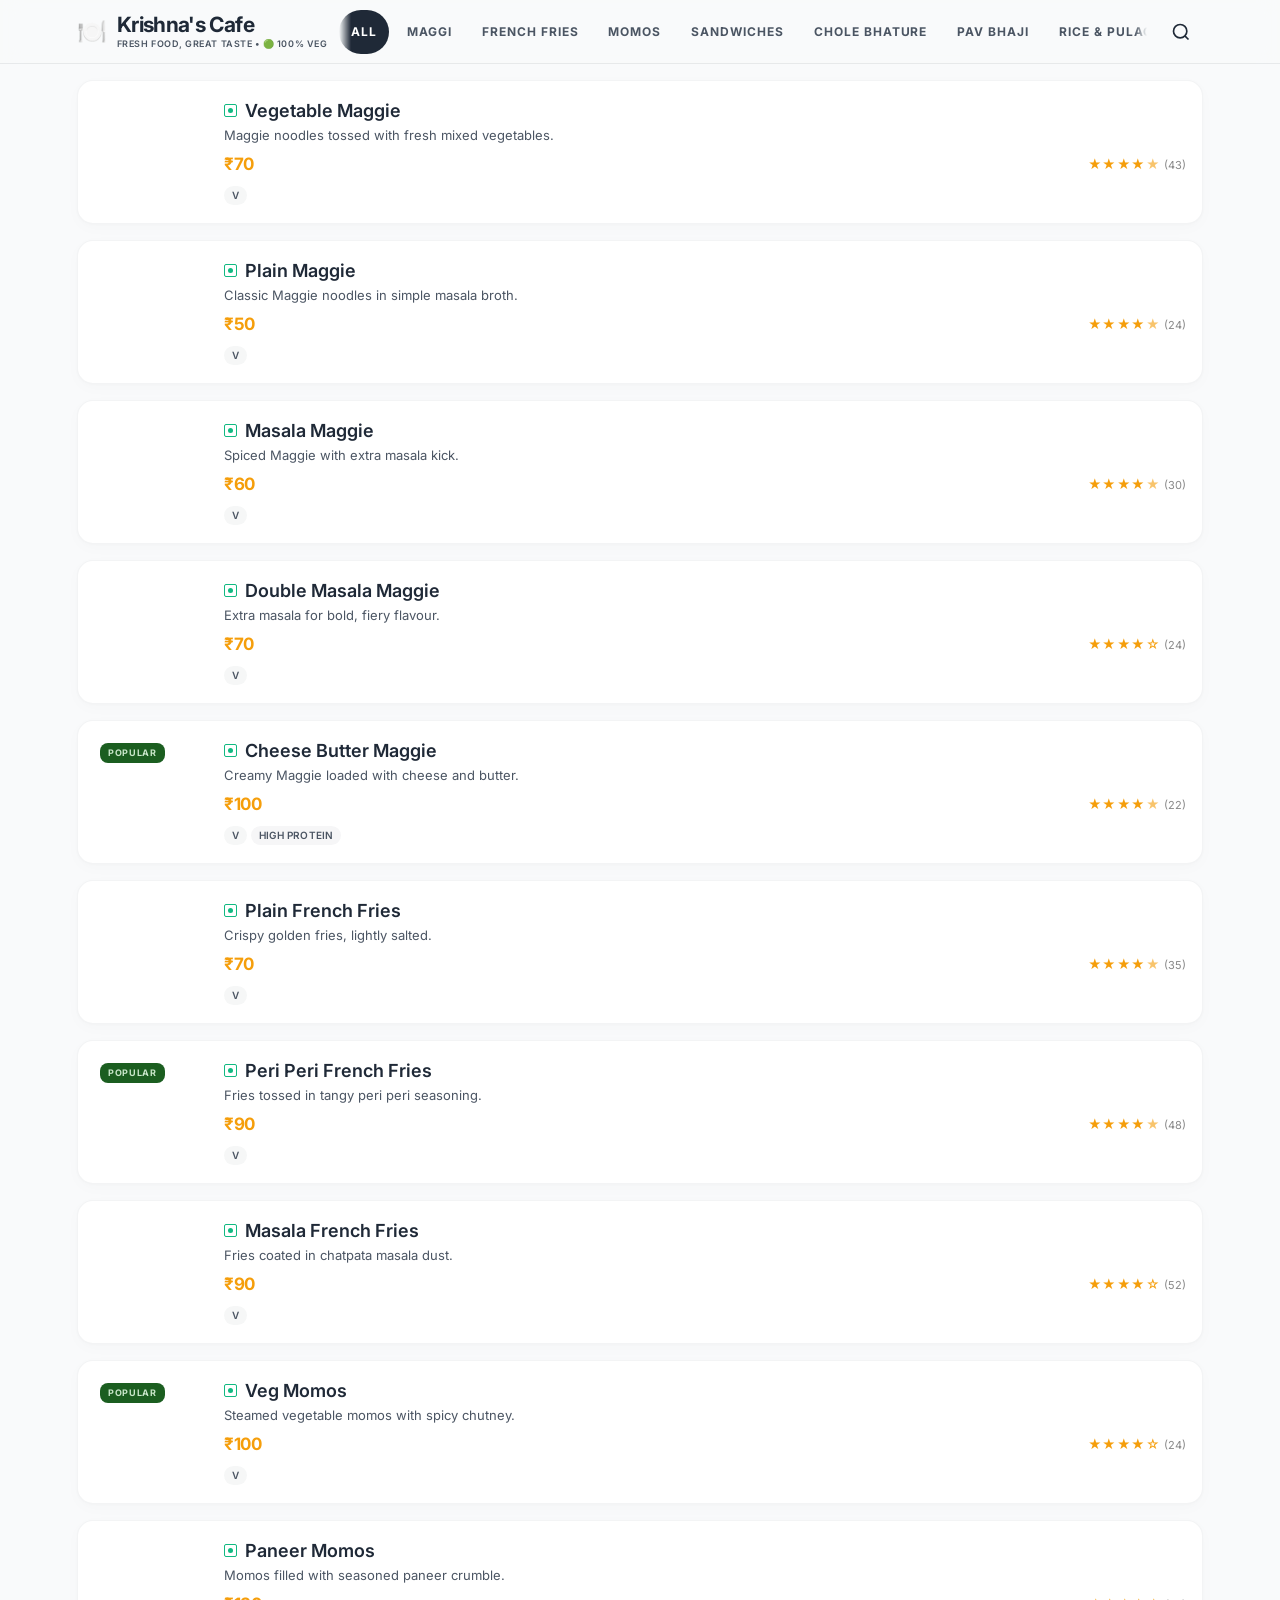
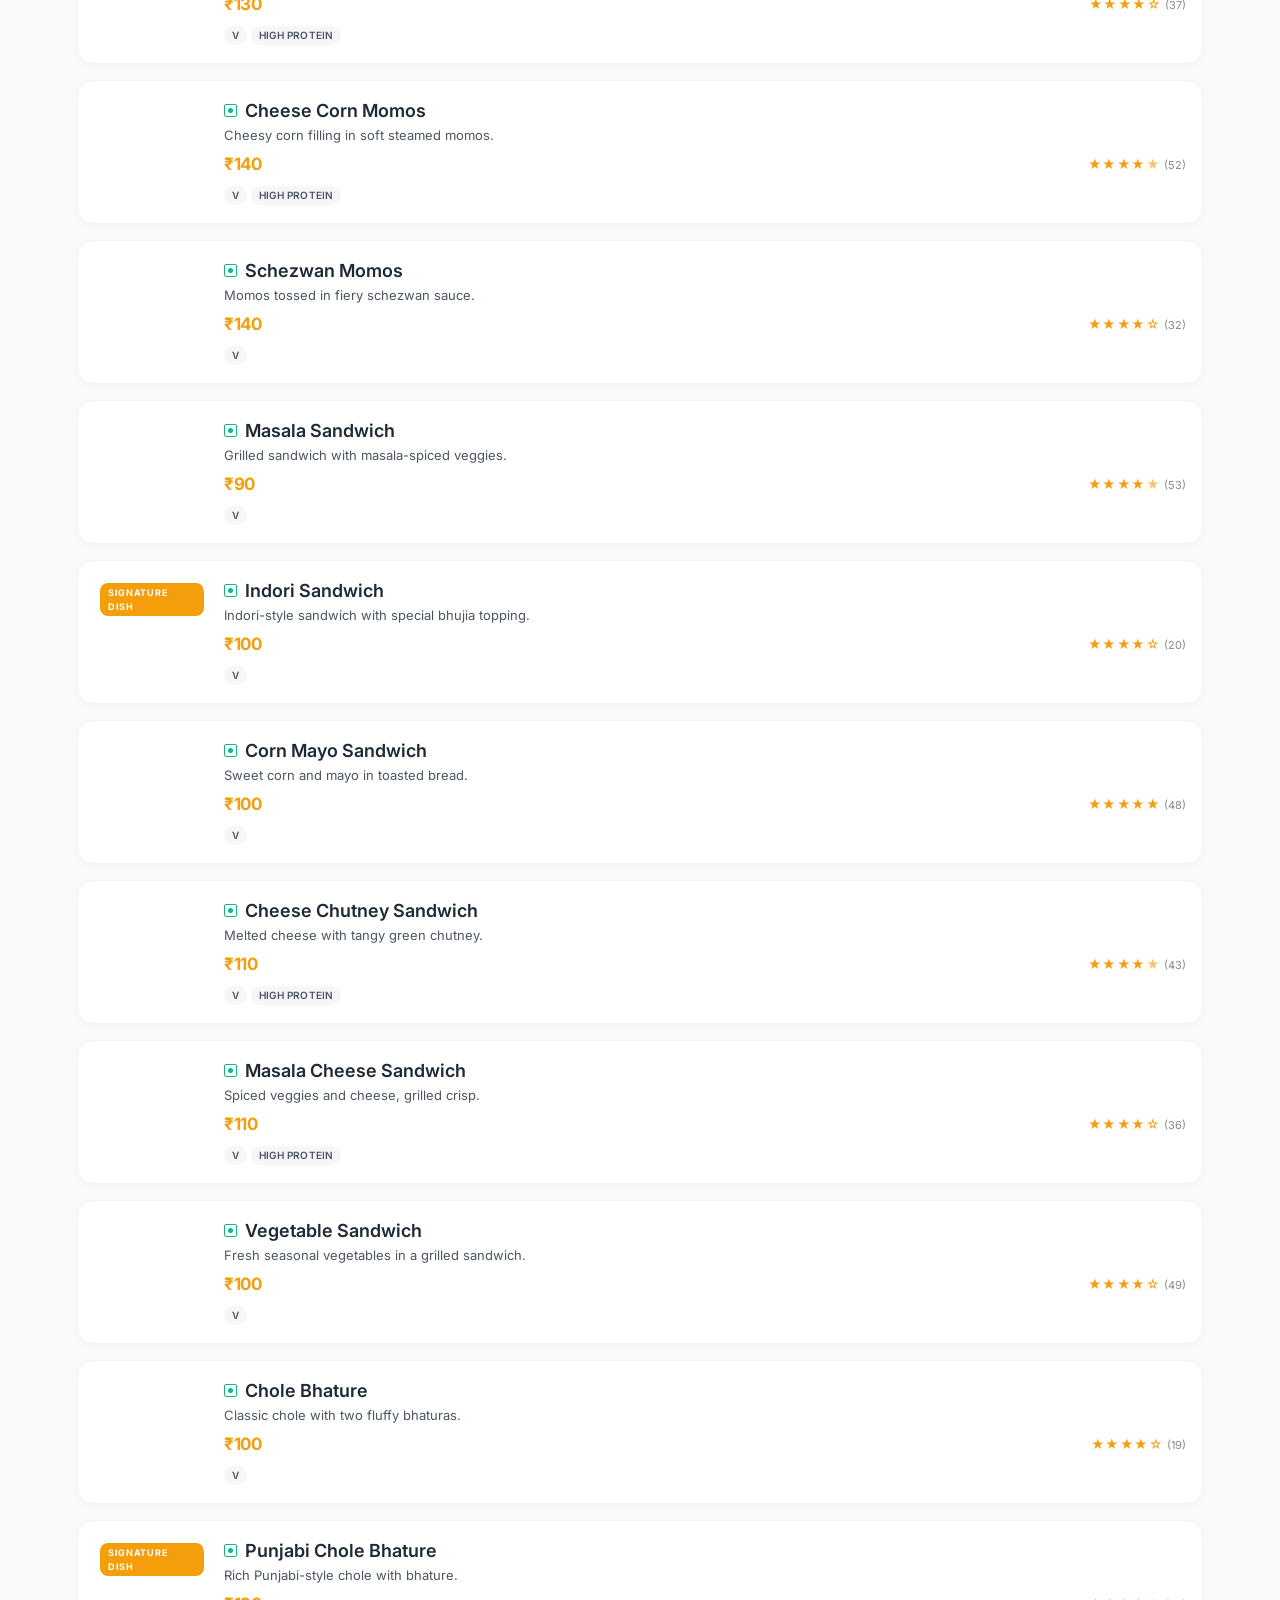
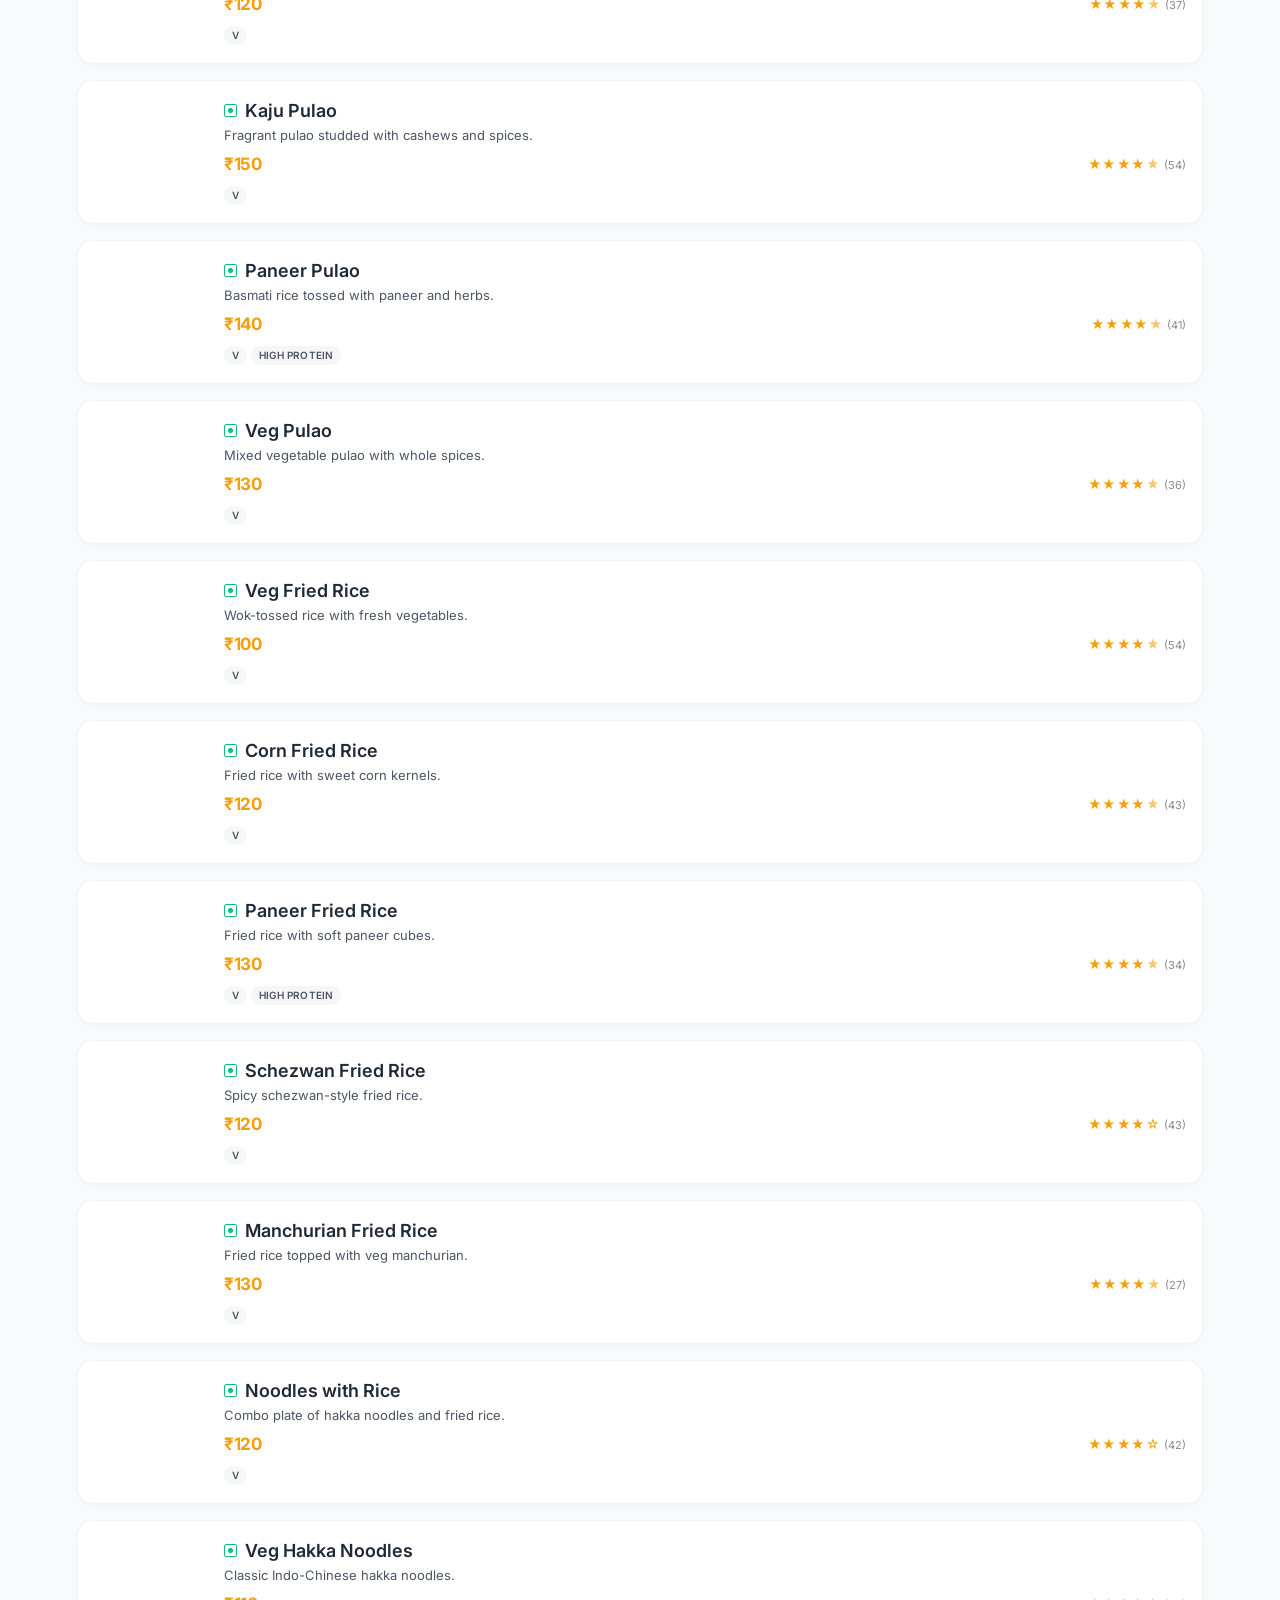
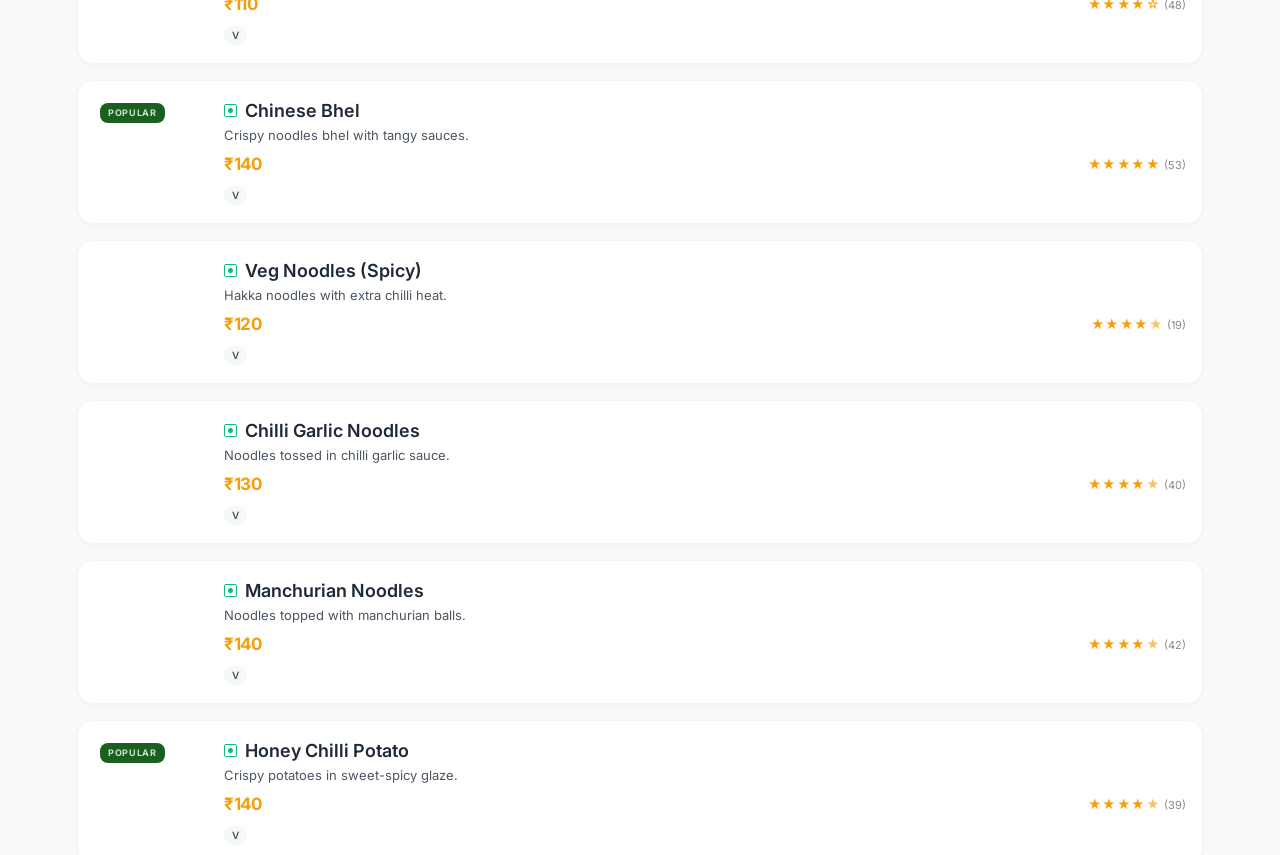
<file: index.html>
<!DOCTYPE html>
<html lang="en">
<head>
    <meta charset="UTF-8">
    <meta name="viewport" content="width=device-width, initial-scale=1.0, viewport-fit=cover">
    <meta name="theme-color" content="#f9f9f9">
    <meta name="color-scheme" content="light">
    <title>Krishna's Cafe — Official Website & Menu</title>
    <meta name="description" content="Welcome to the official website of Krishna's Cafe. Browse our delicious digital menu of Maggie, momos, sandwiches, chole bhature, pav bhaji, rice, and Chinese favourites. View prices, ratings, and ingredients.">
    
    <!-- Google Fonts -->
    <link href="https://fonts.googleapis.com/css2?family=Inter:wght@400;600;700&display=swap" rel="stylesheet">
    
    <!-- Main Stylesheet -->
    <link rel="stylesheet" href="css/style.css">
    
    <!-- Favicon -->
    <link rel="icon" href="data:image/svg+xml,<svg xmlns='http://www.w3.org/2000/svg' viewBox='0 0 100 100'><text y='.9em' font-size='90'>🍽️</text></svg>">
</head>
<body>
    <div id="app">
        <!-- App renders here via JavaScript -->
        <div class="loading-screen">
            <div class="loading-brand">Krishna's Cafe</div>
            <div class="loading-spinner"></div>
        </div>
    </div>
    
    <!-- Main Application Logic -->
    <script src="js/app.js"></script>
</body>
</html>
</file>
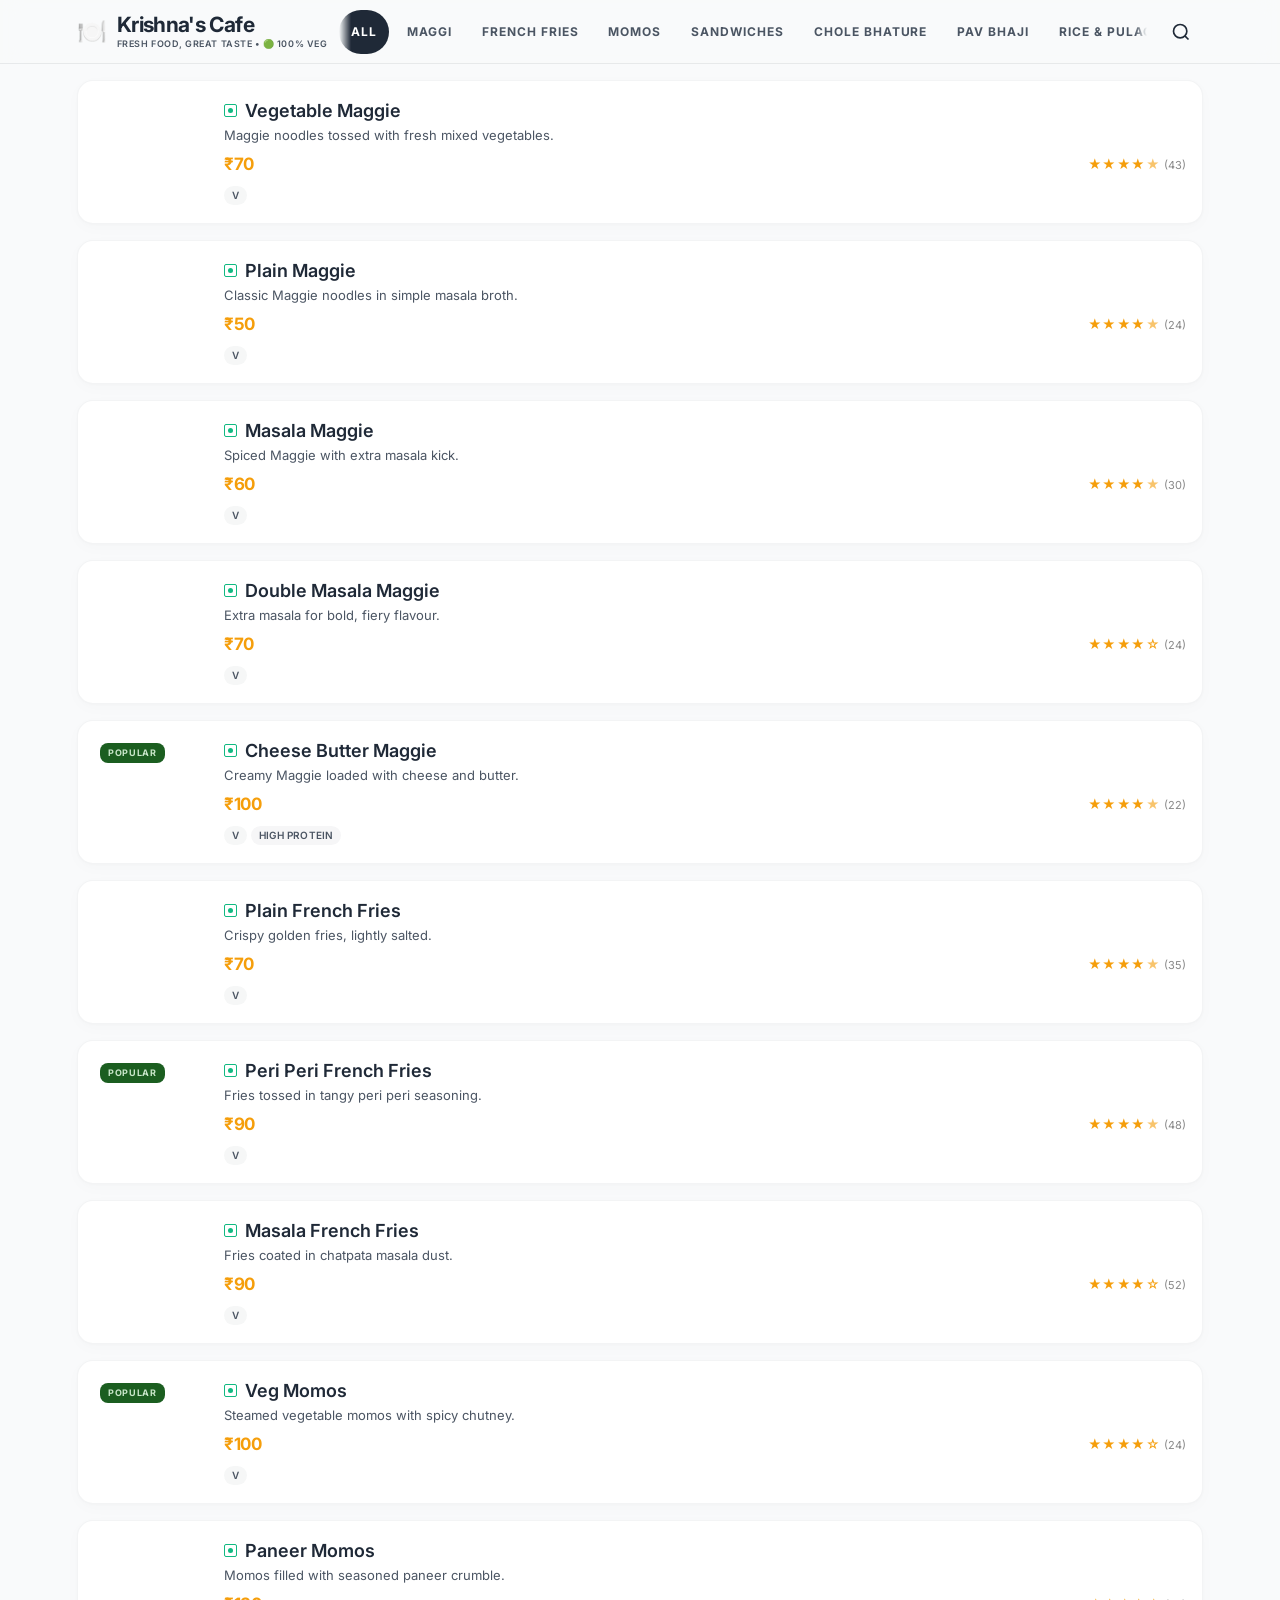
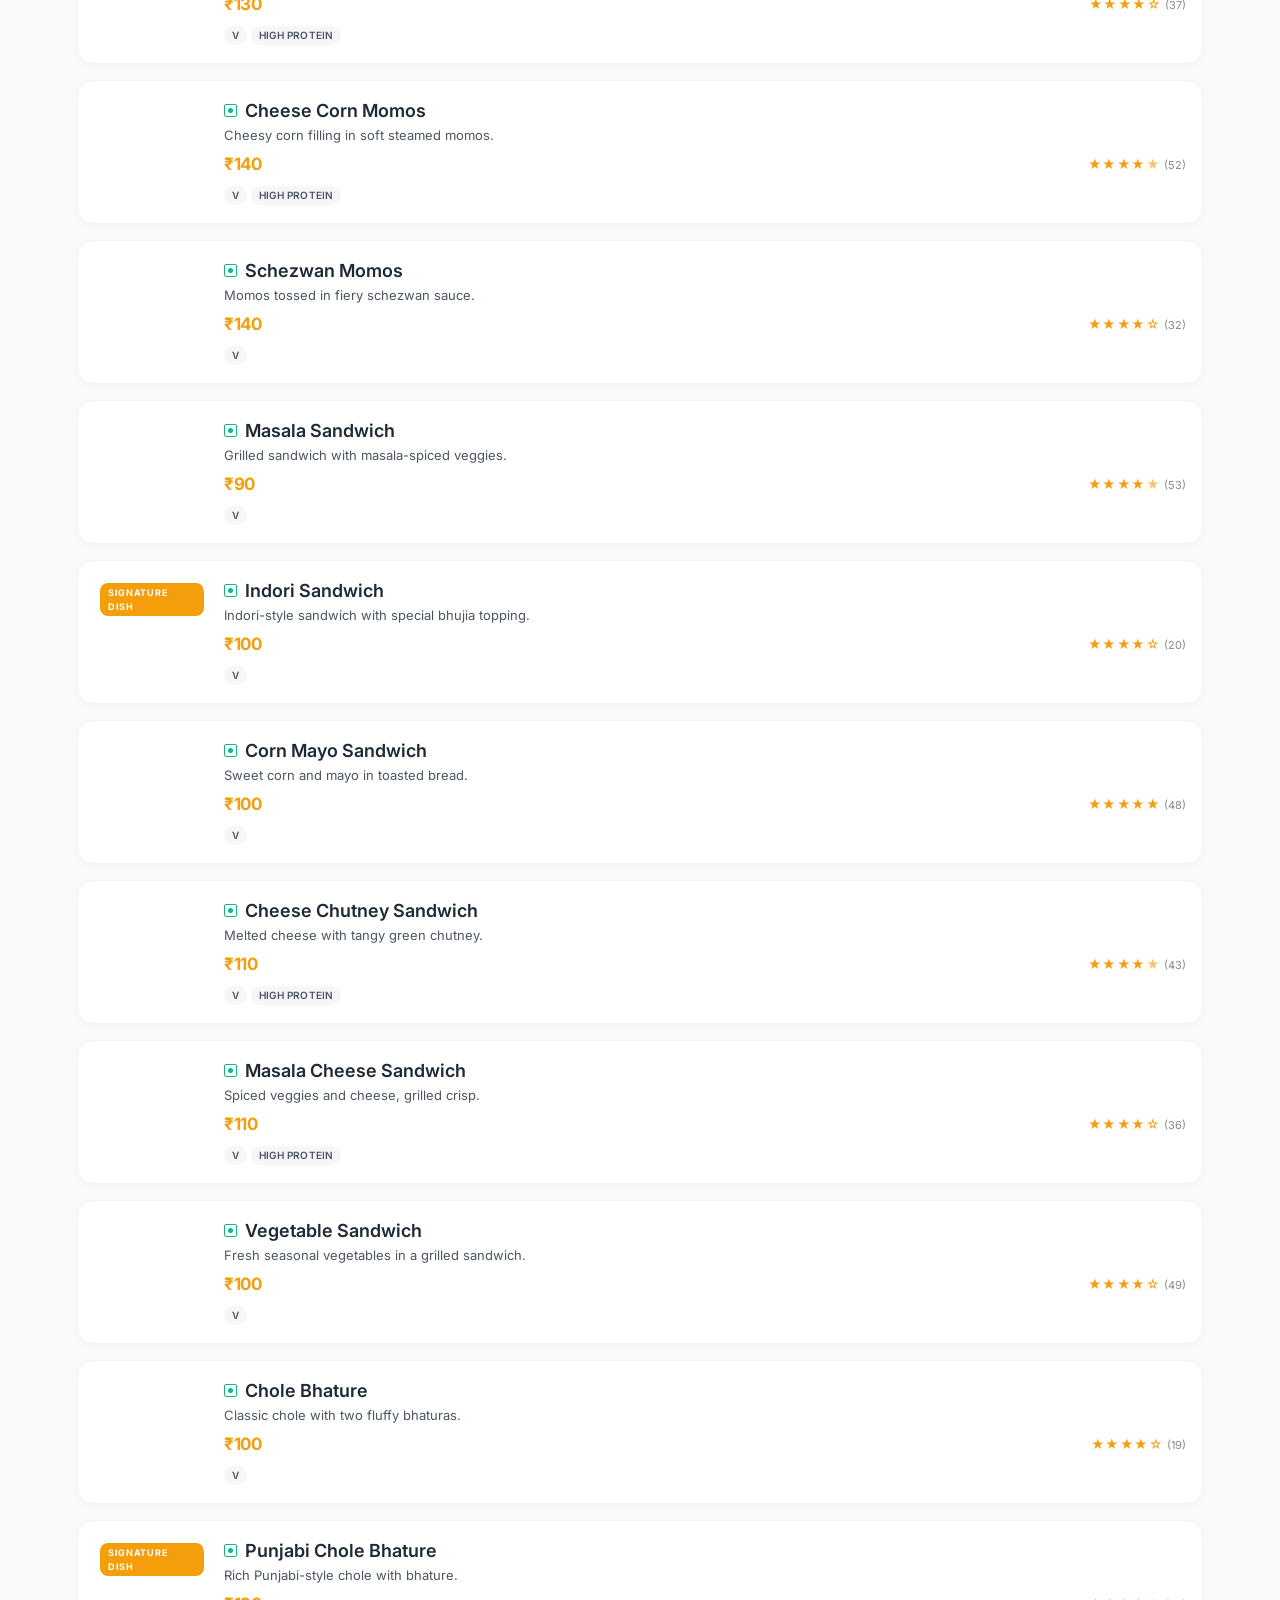
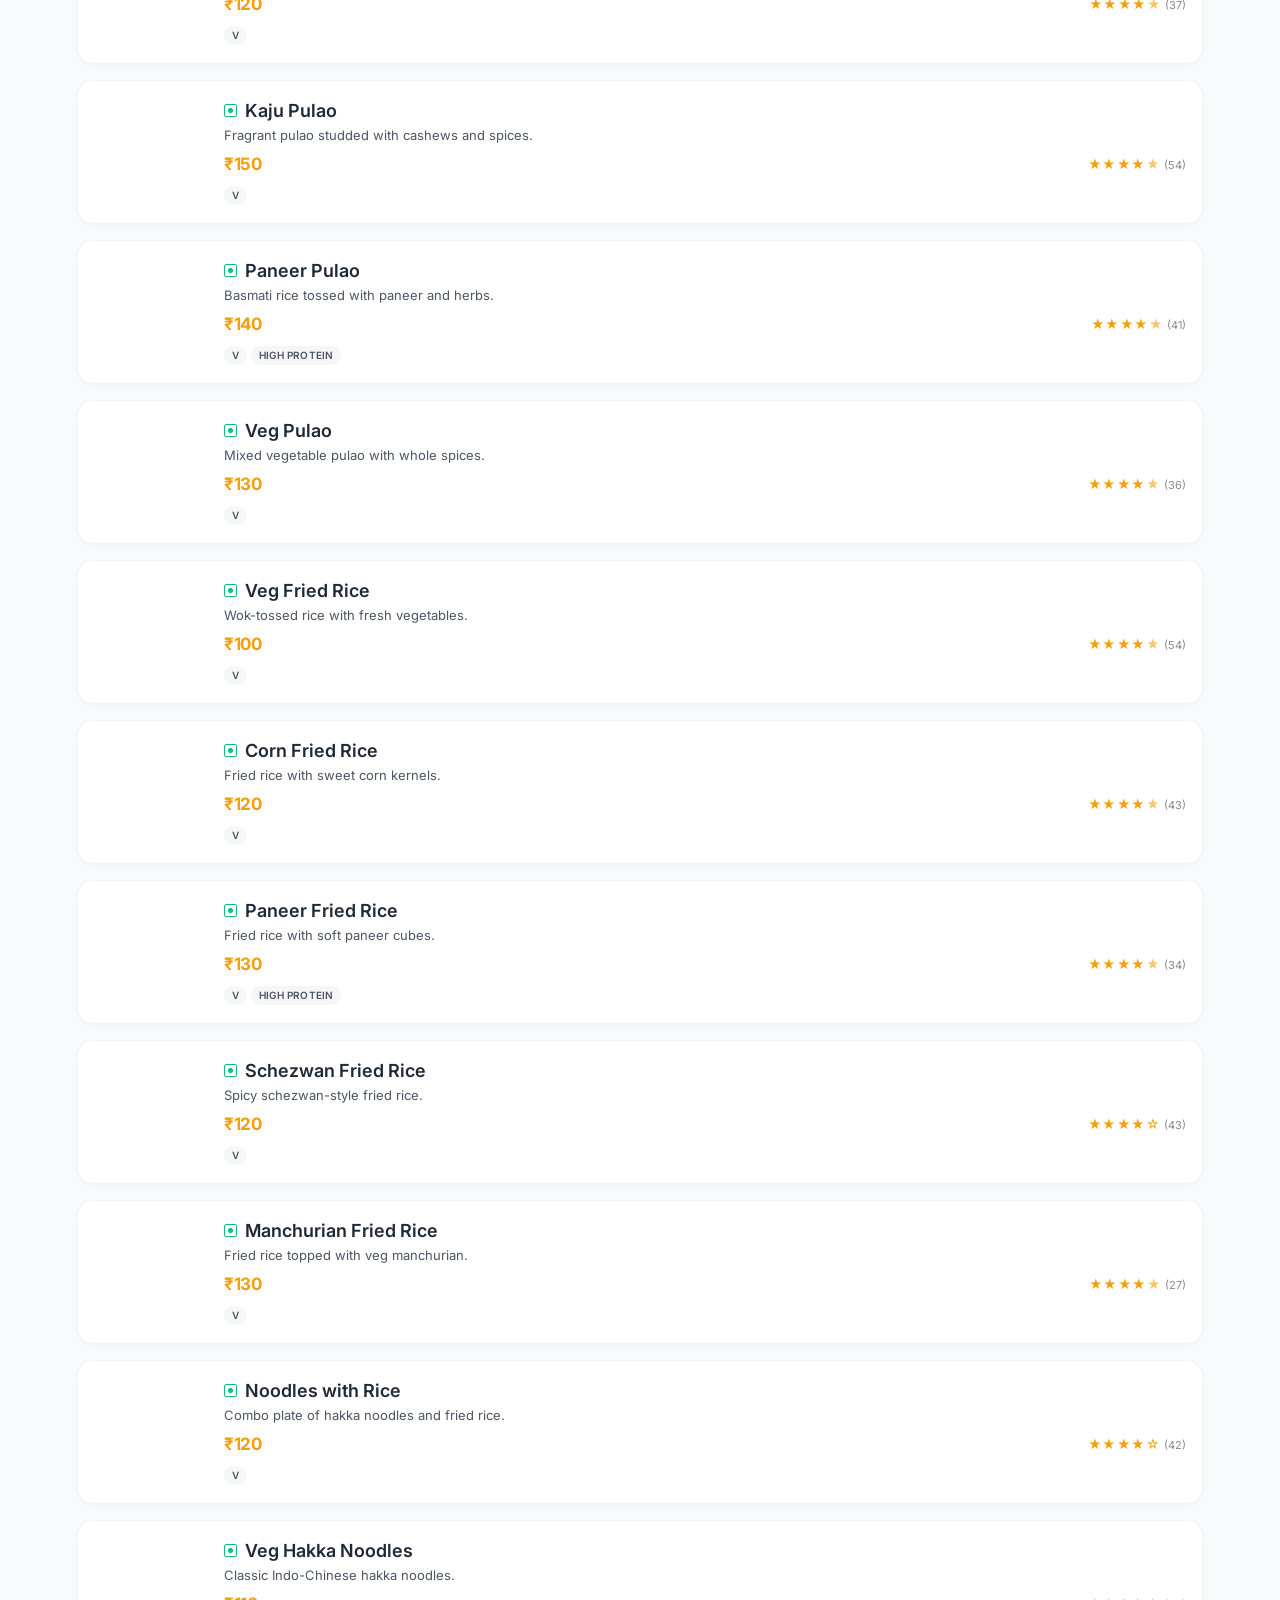
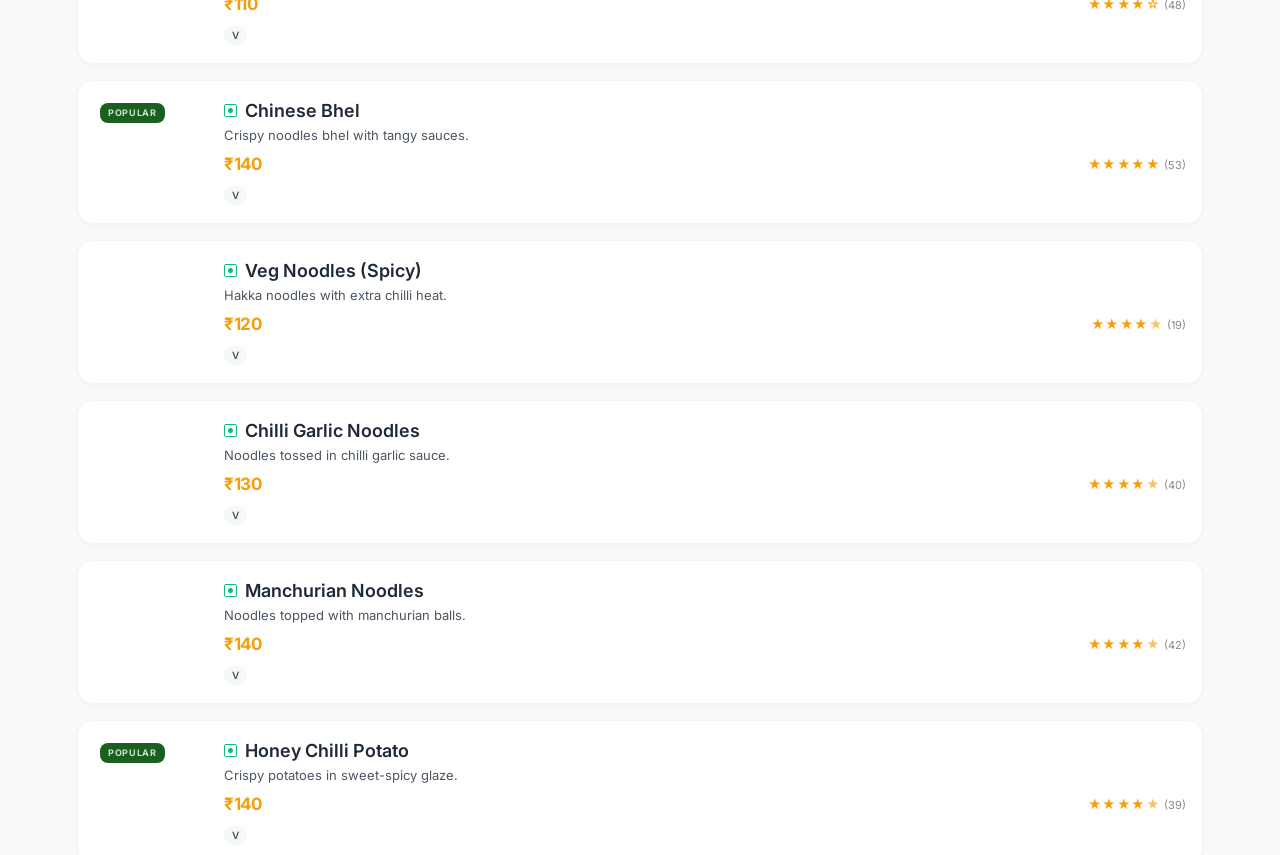
<file: menu.html>
<!DOCTYPE html>
<html lang="en">
<head>
    <meta charset="UTF-8">
    <meta name="viewport" content="width=device-width, initial-scale=1.0, viewport-fit=cover">
    <meta name="theme-color" content="#f9f9f9">
    <meta name="color-scheme" content="light">
    <title>Krishna's Cafe — Menu</title>
    <meta name="description" content="Browse Krishna's Cafe menu. Maggie, momos, sandwiches, chole bhature, pav bhaji, rice, and Chinese favourites. View ingredients, ratings, and prices.">
    <link href="https://fonts.googleapis.com/css2?family=Inter:wght@400;600;700&display=swap" rel="stylesheet">
    <link rel="stylesheet" href="css/style.css">
    <link rel="icon" href="data:image/svg+xml,<svg xmlns='http://www.w3.org/2000/svg' viewBox='0 0 100 100'><text y='.9em' font-size='90'>🍽️</text></svg>">
</head>
<body>
    <div id="app">
        <!-- App renders here via JavaScript -->
        <div class="loading-screen">
            <div class="loading-brand">Krishna's Cafe</div>
            <div class="loading-spinner"></div>
        </div>
    </div>
    <script src="js/app.js"></script>
</body>
</html>
</file>
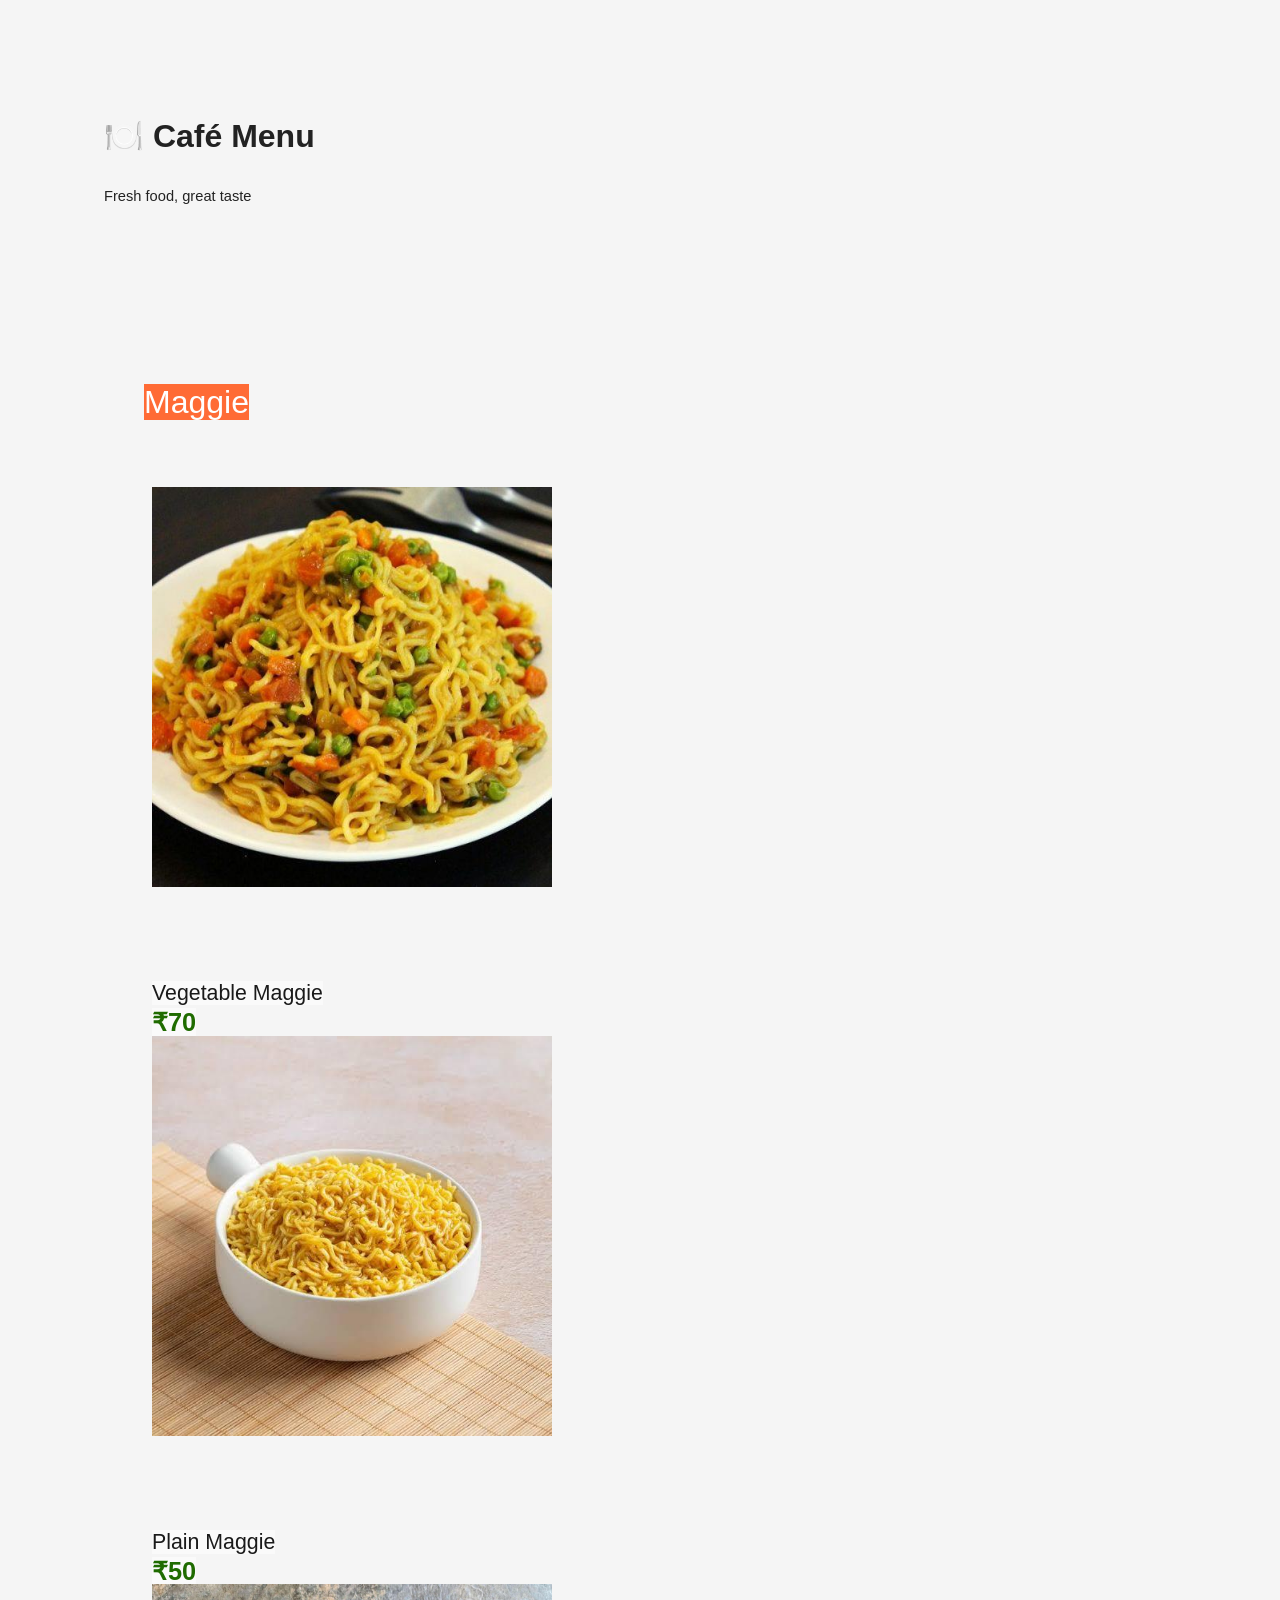
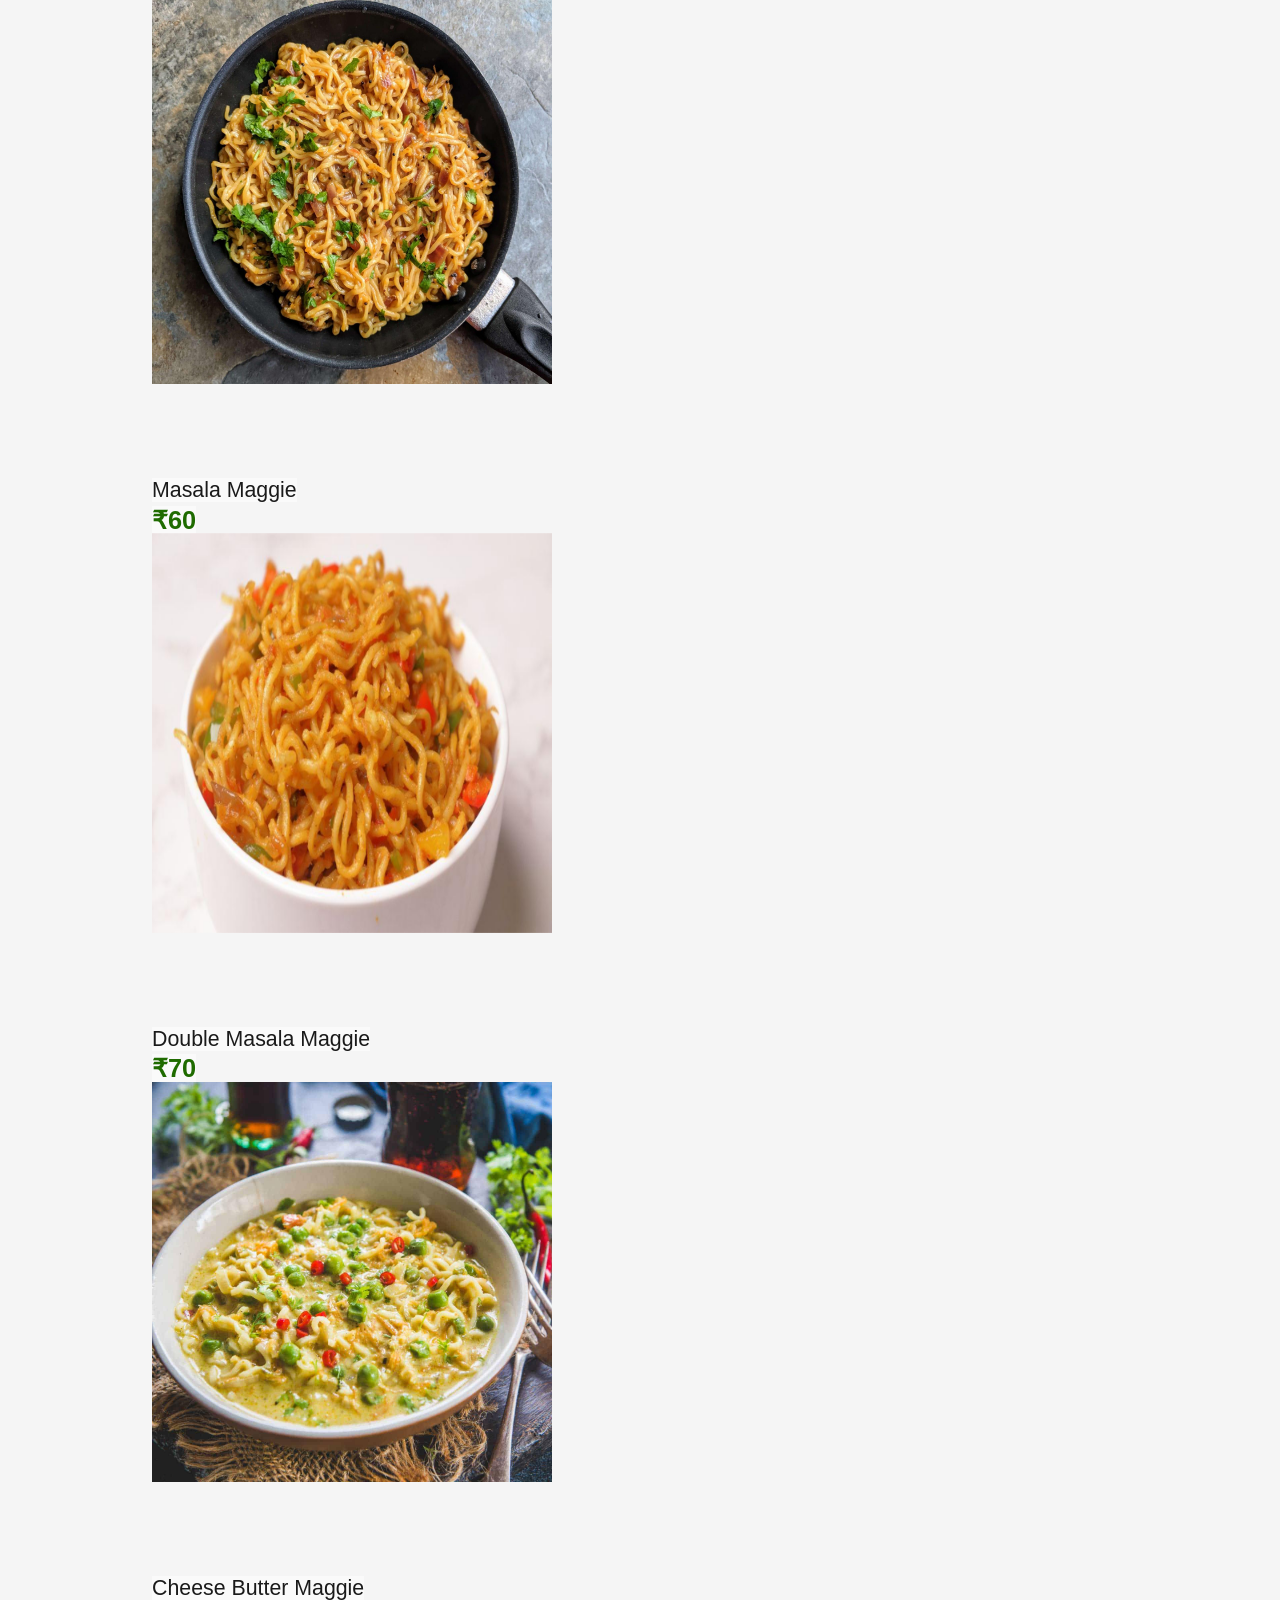
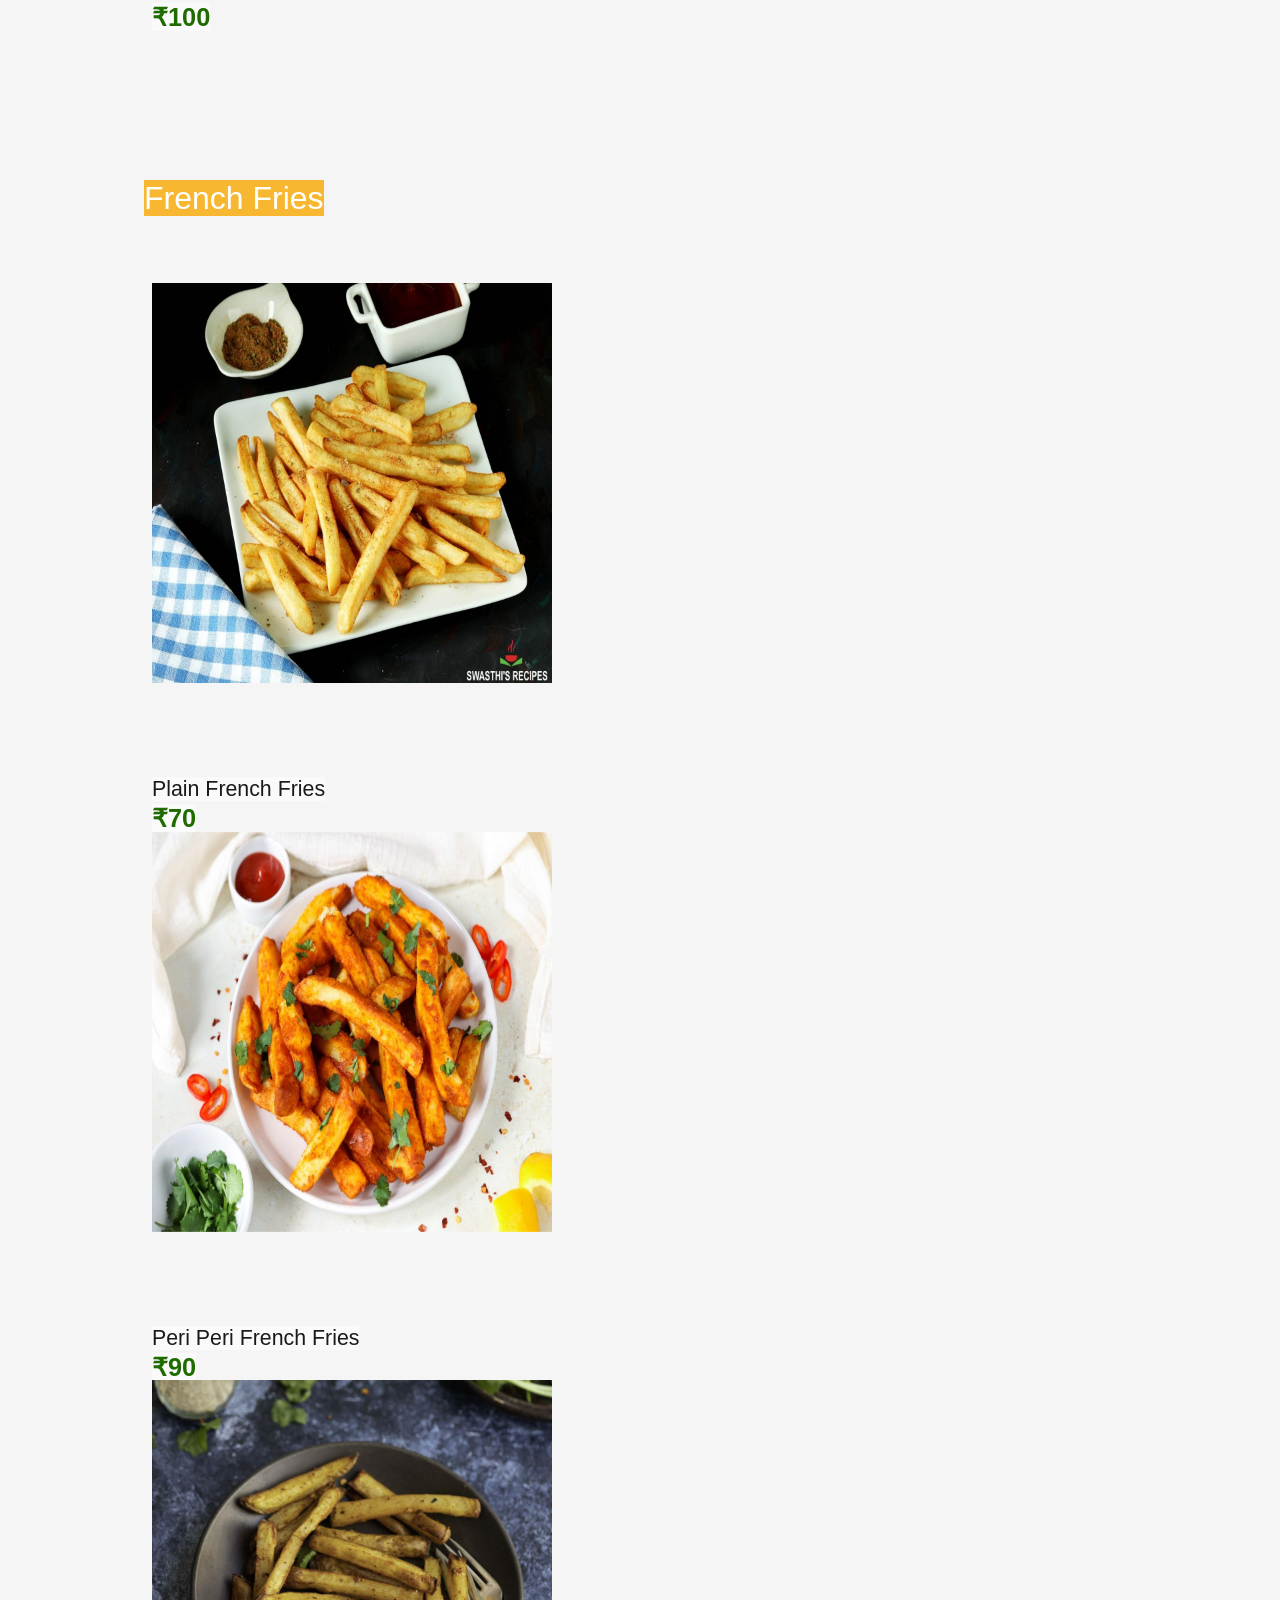
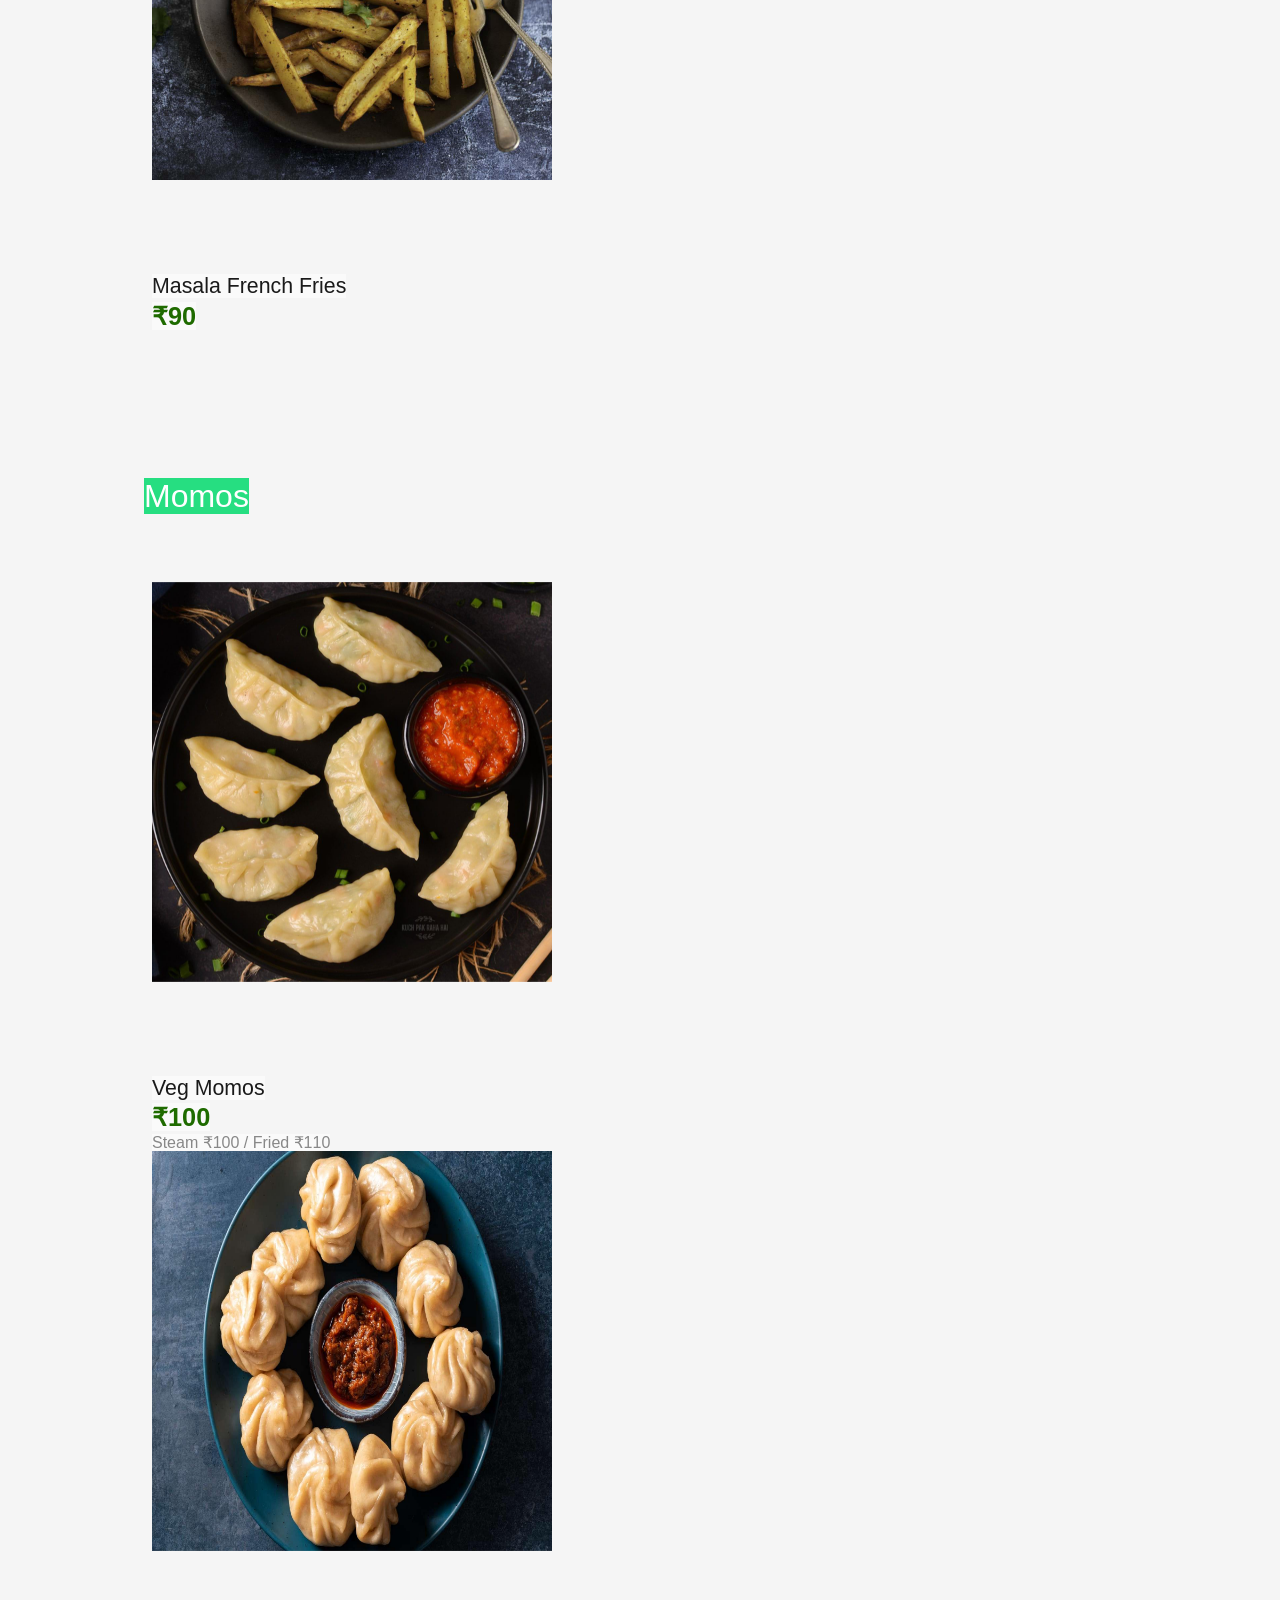
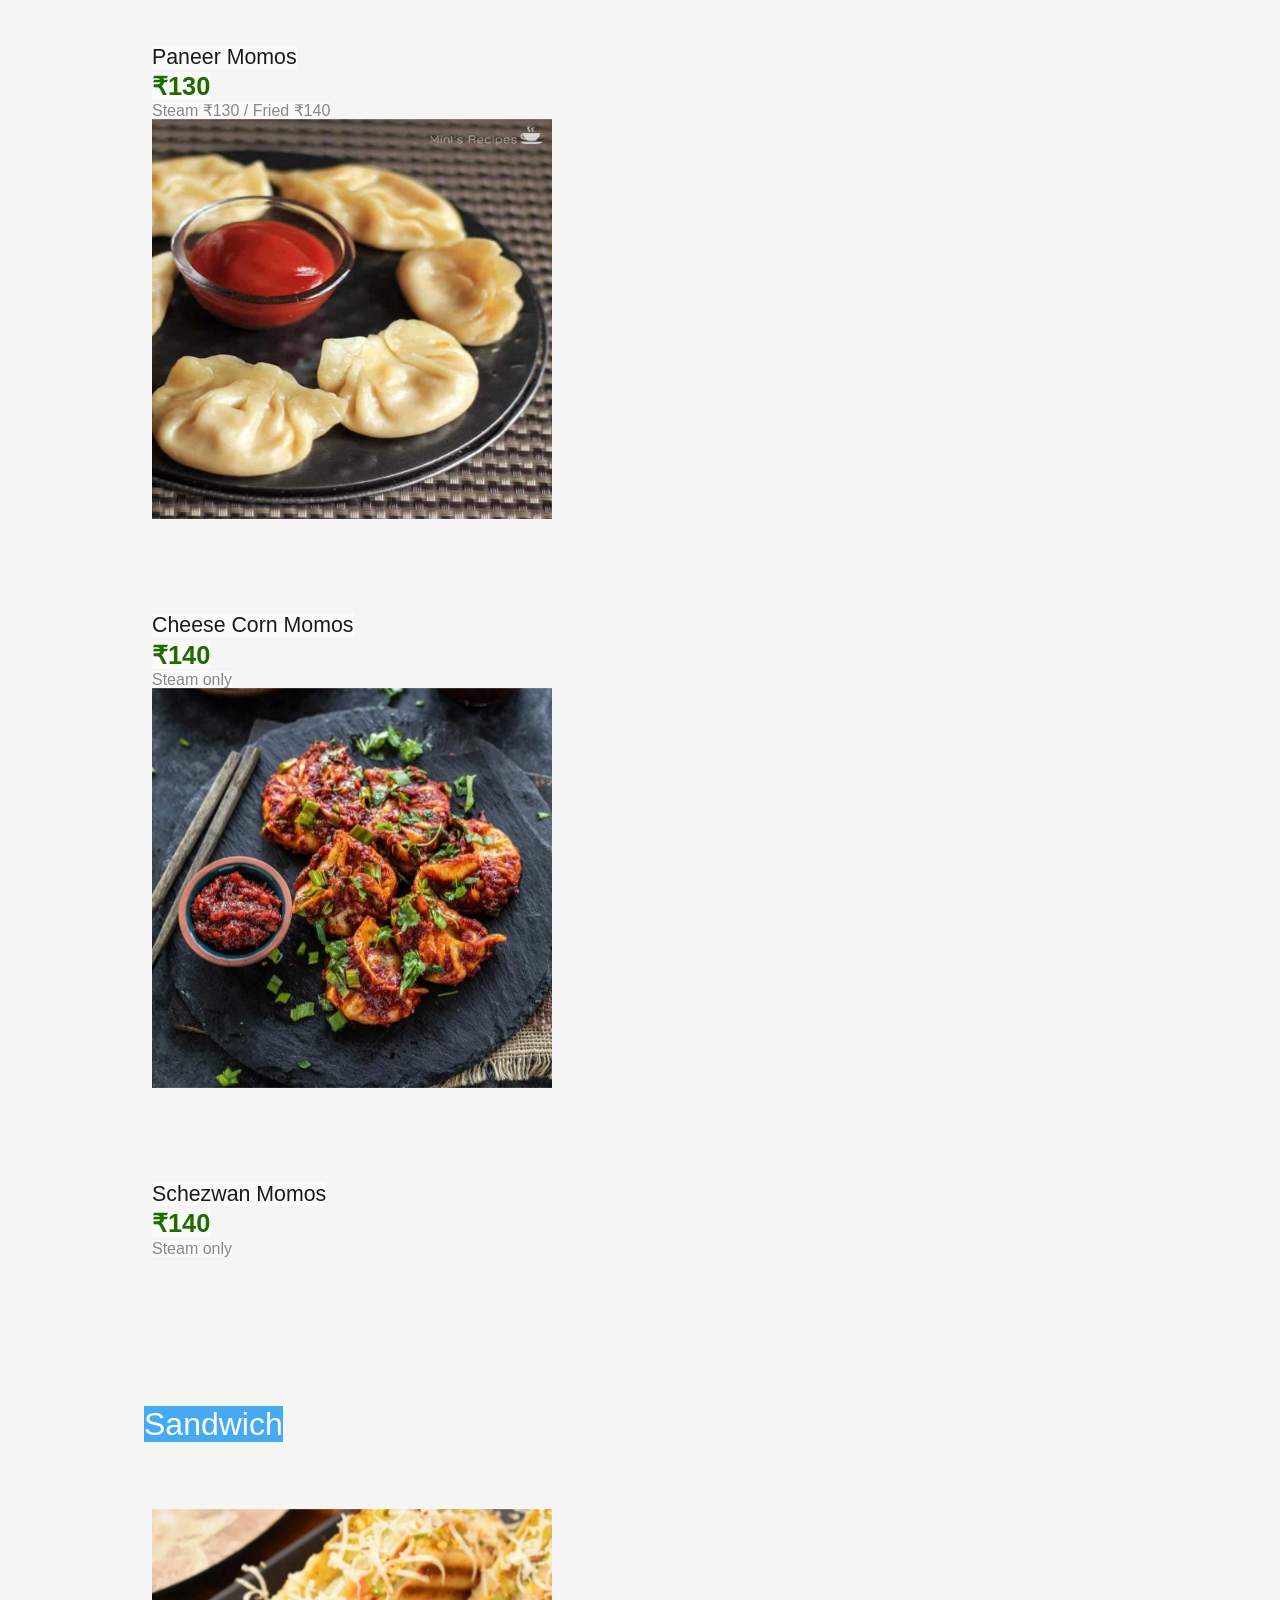
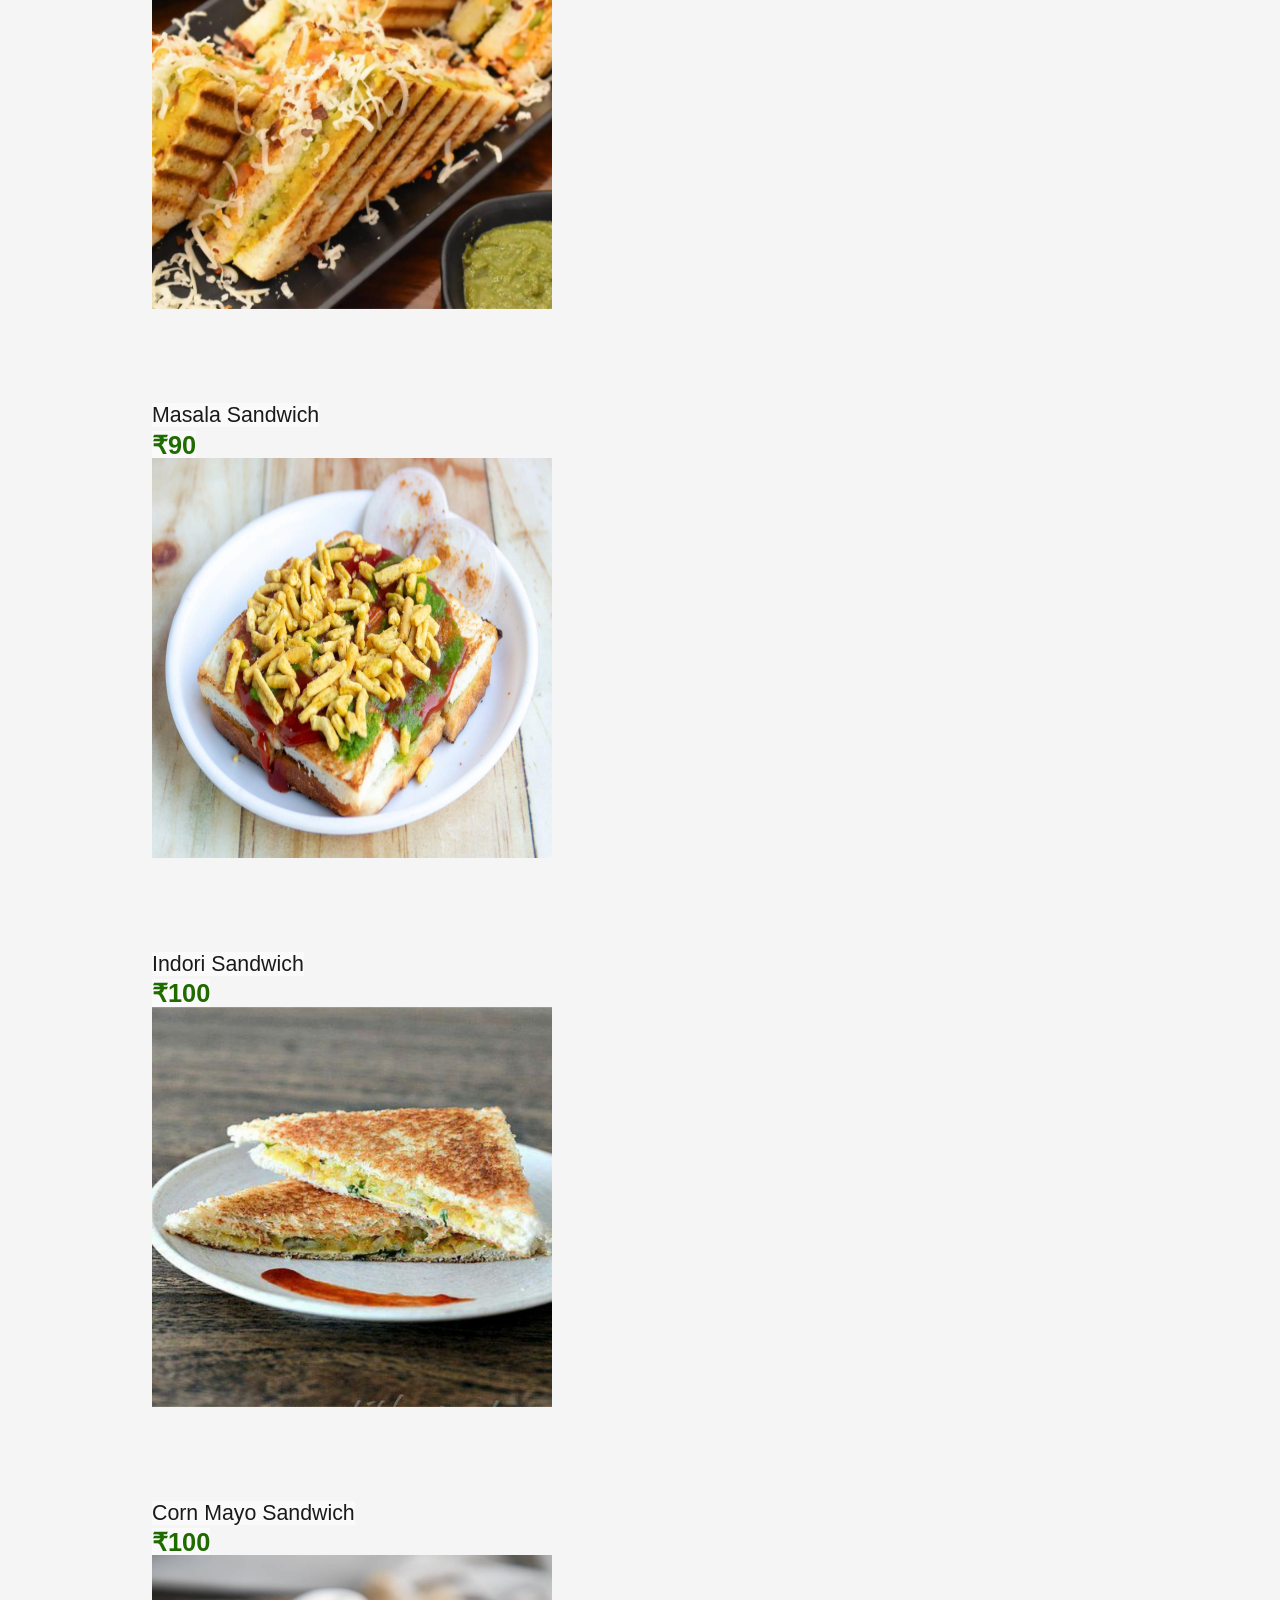
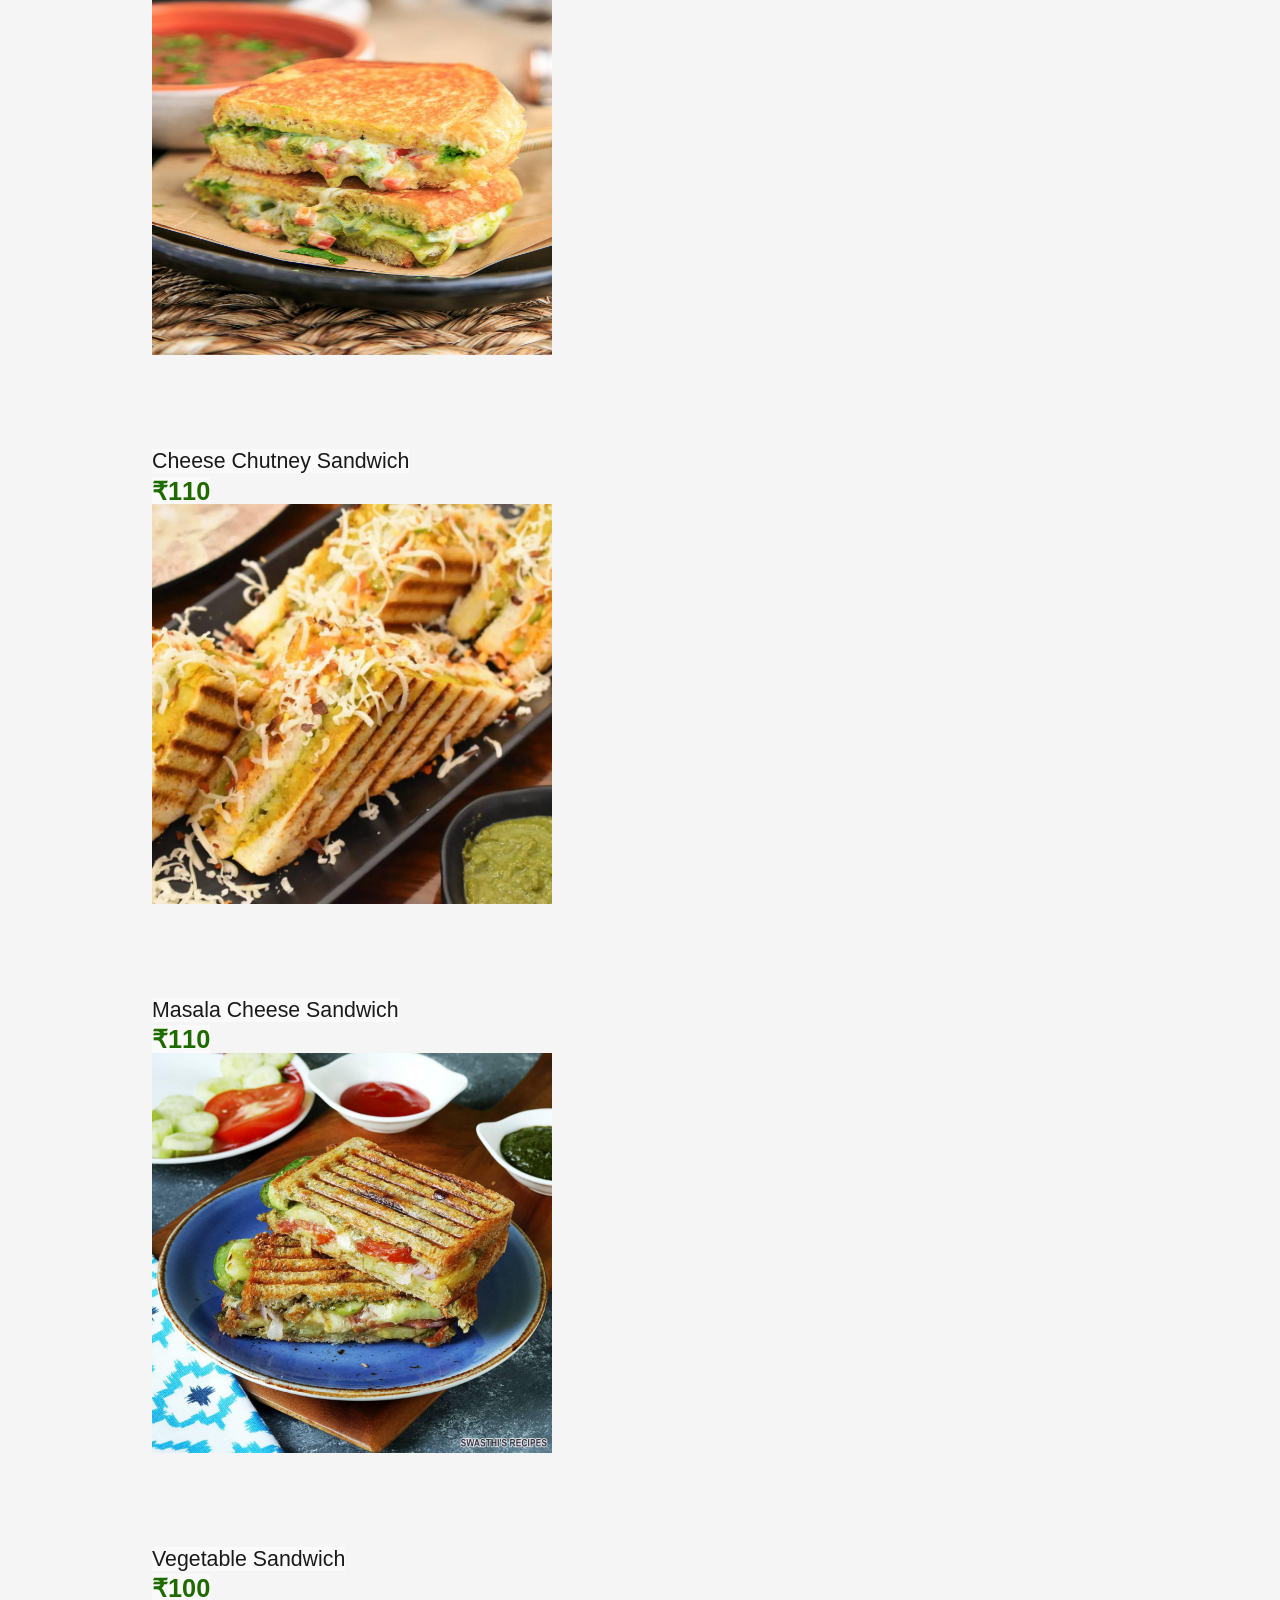
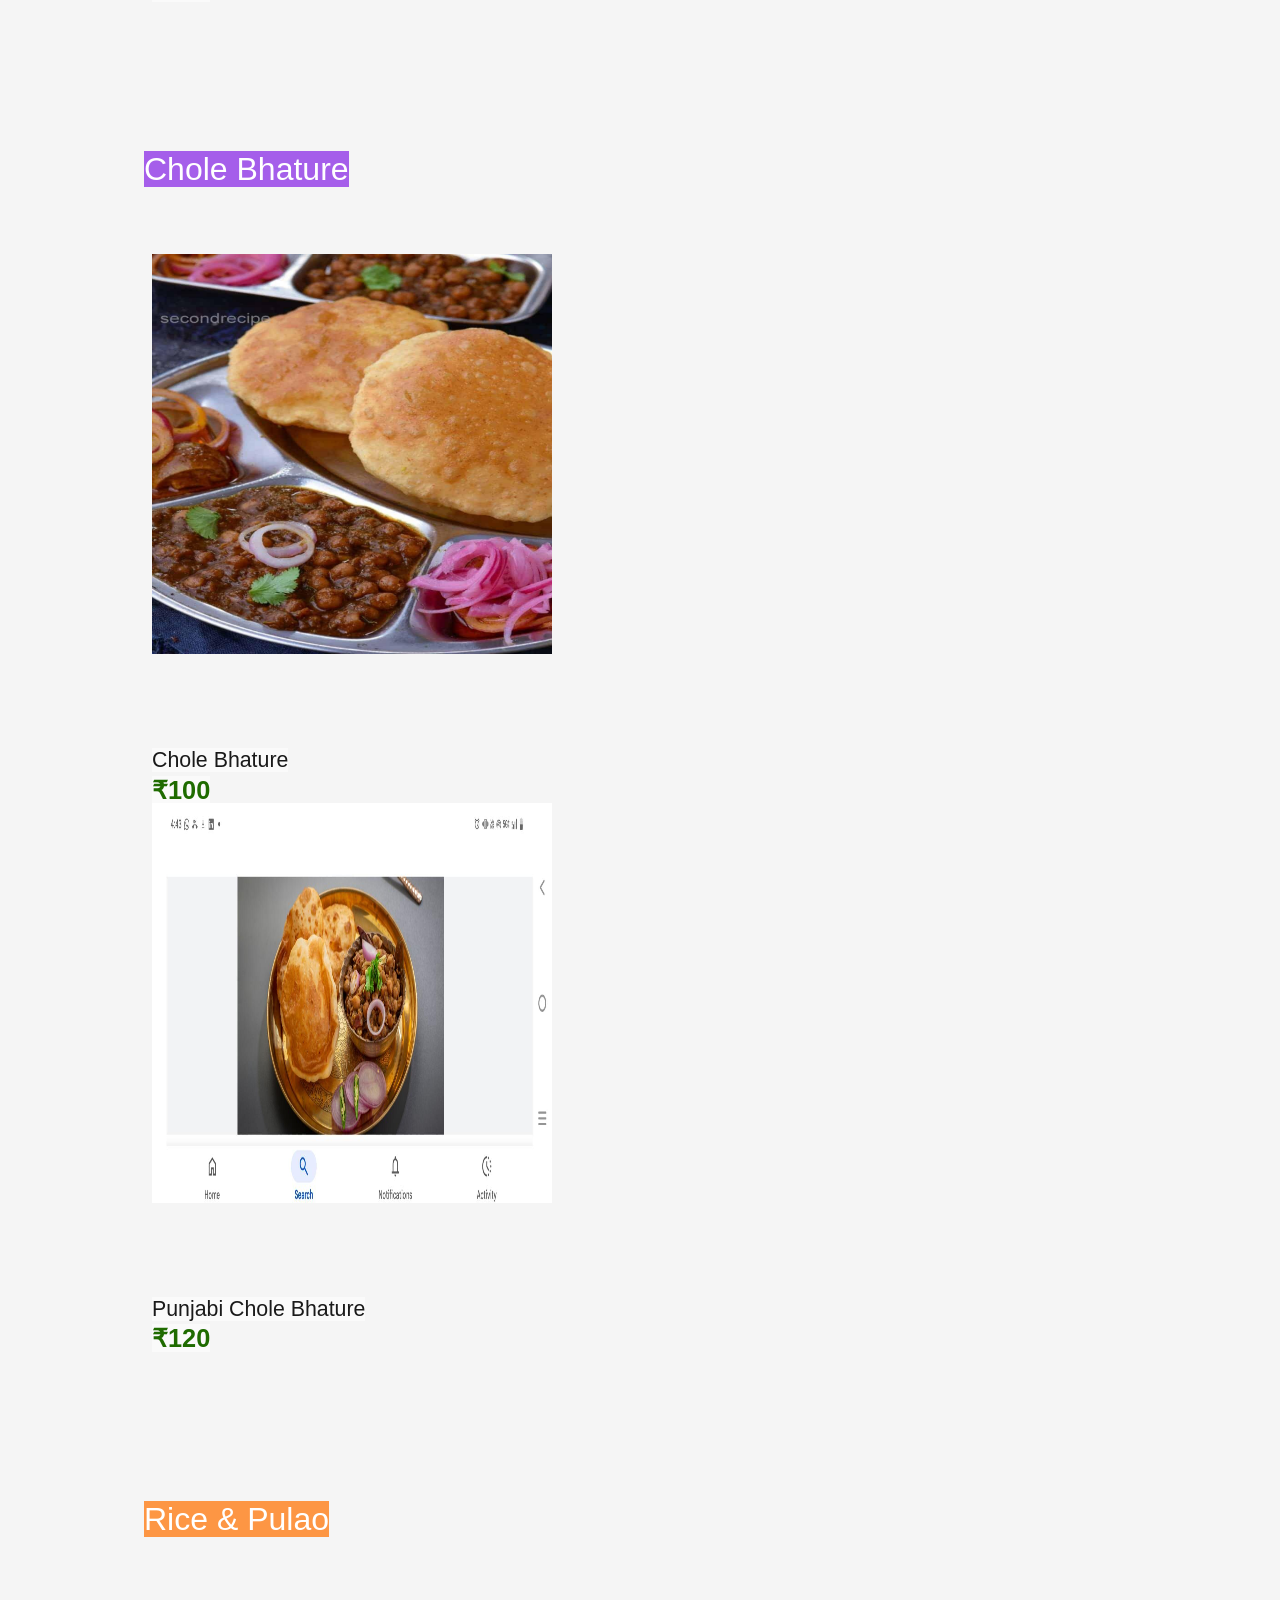
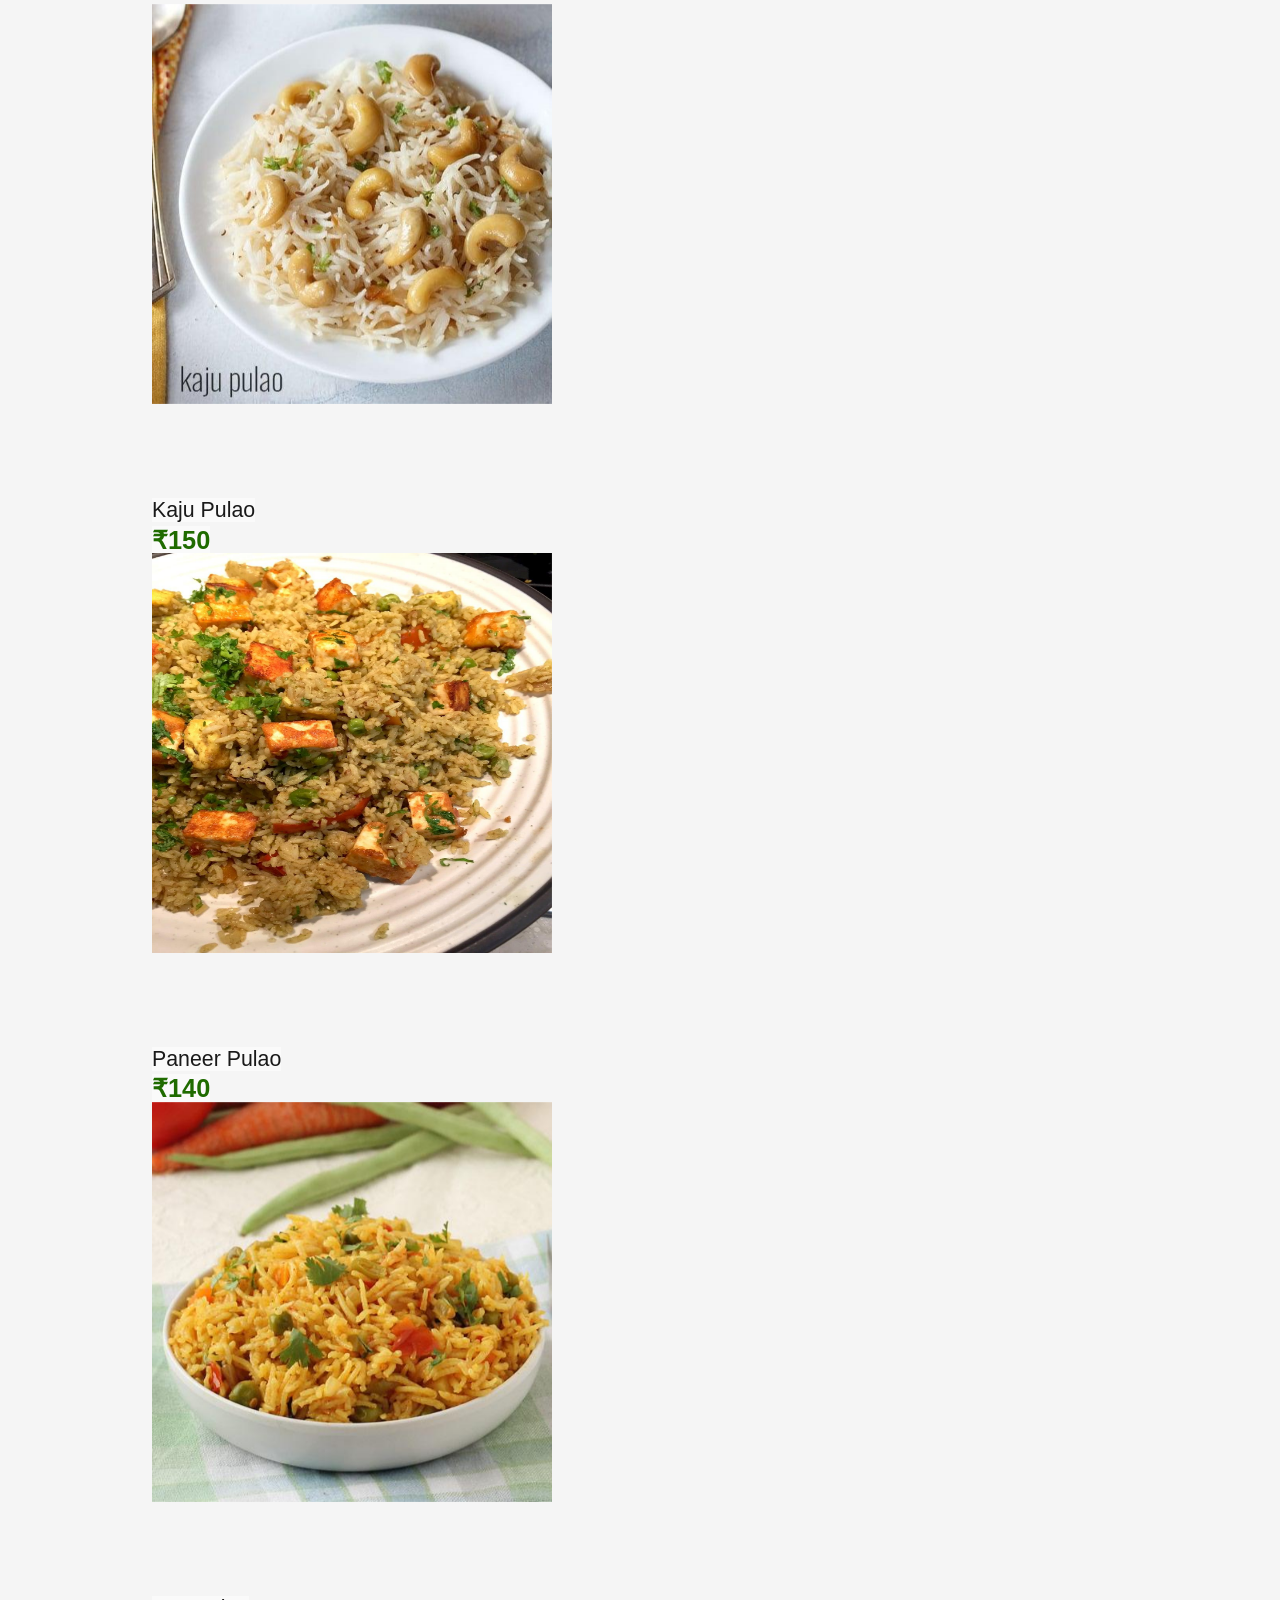
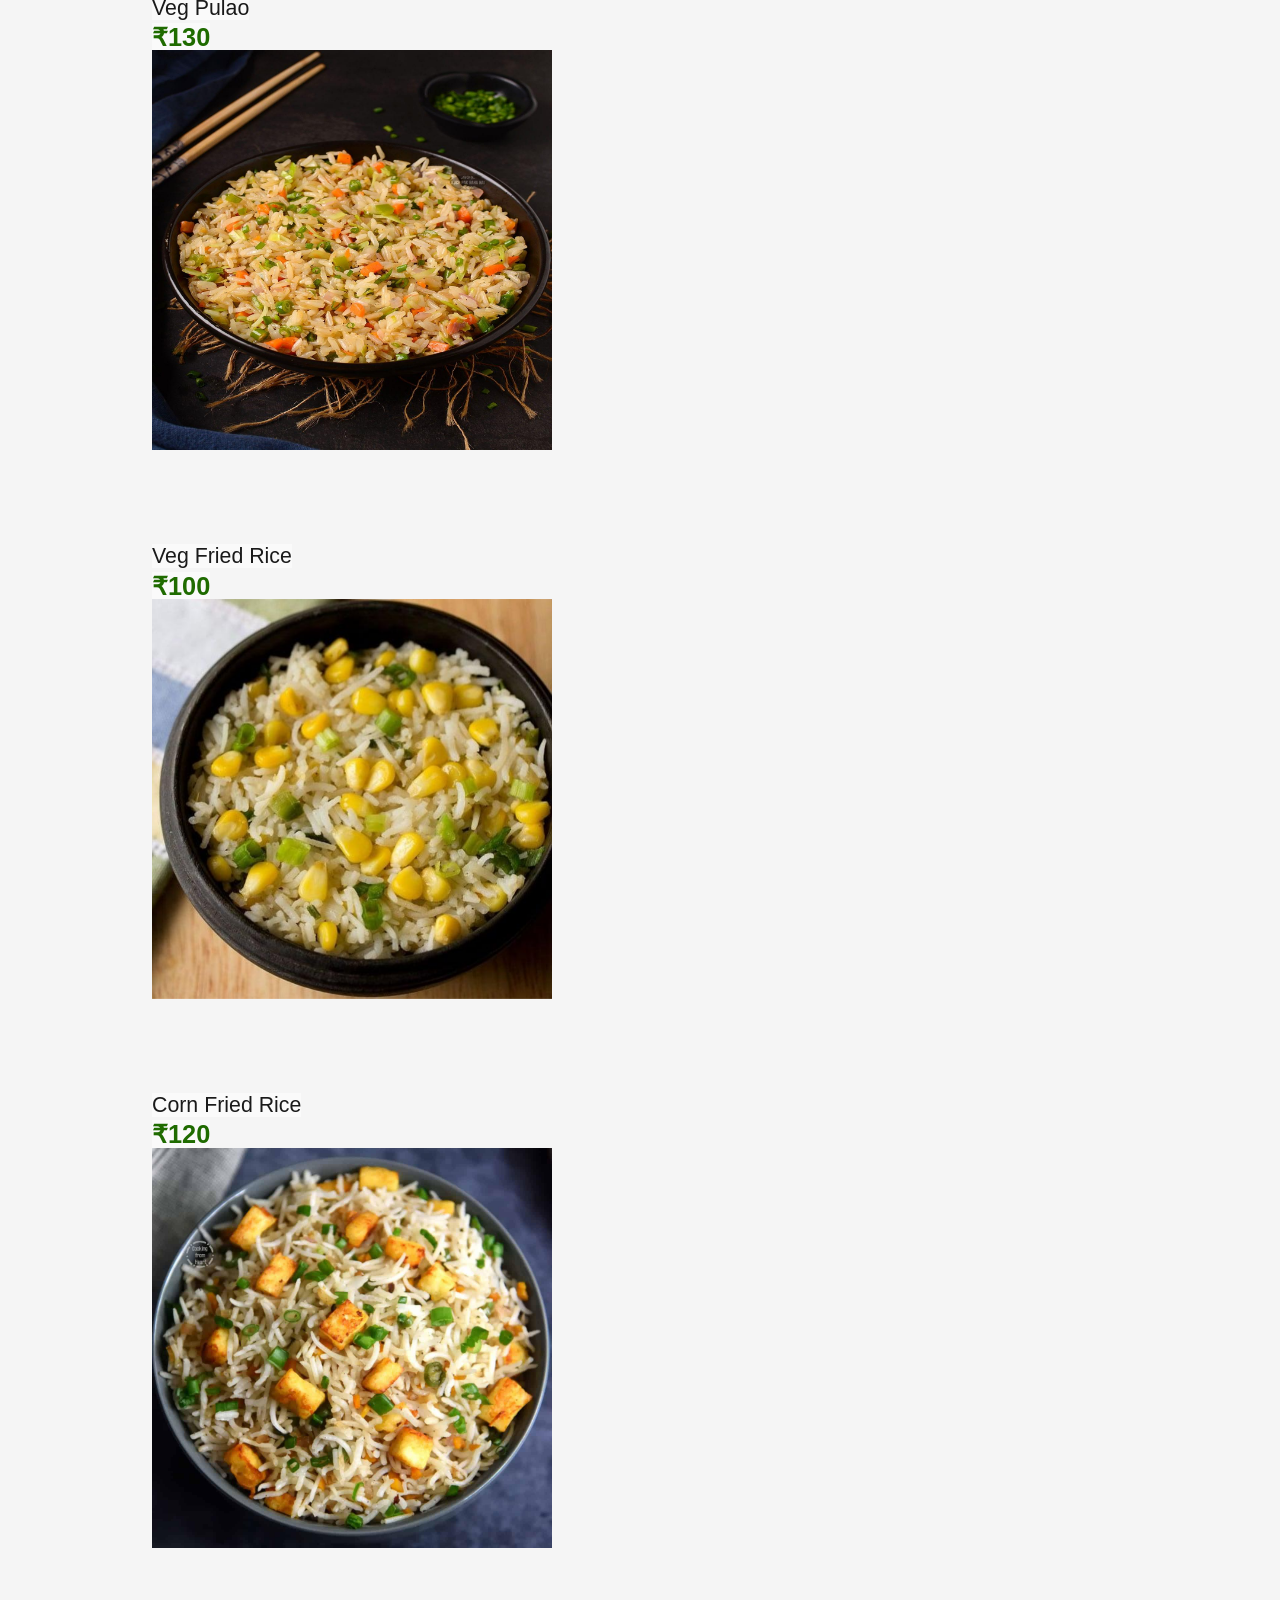
<file: cafe_menu/cafe_menu.html>
<html><head><meta content="text/html; charset=UTF-8" http-equiv="content-type"><style type="text/css">ol{margin:0;padding:0}table td,table th{padding:0}.c20{background-color:#fc5c65;color:#ffffff;font-weight:700;text-decoration:none;vertical-align:baseline;font-size:24pt;font-family:"Arial";font-style:normal}.c4{background-color:#ff6b35;color:#ffffff;font-weight:400;text-decoration:none;vertical-align:baseline;font-size:24pt;font-family:"Arial";font-style:normal}.c27{background-color:#26de81;color:#ffffff;font-weight:700;text-decoration:none;vertical-align:baseline;font-size:24pt;font-family:"Arial";font-style:normal}.c23{background-color:#fd9644;color:#ffffff;font-weight:700;text-decoration:none;vertical-align:baseline;font-size:24pt;font-family:"Arial";font-style:normal}.c2{background-color:#fafafa;color:#1f6b00;font-weight:700;text-decoration:none;vertical-align:baseline;font-size:19pt;font-family:"Arial";font-style:normal}.c0{background-color:#fafafa;color:#1a1a1a;font-weight:400;text-decoration:none;vertical-align:baseline;font-size:16pt;font-family:"Arial";font-style:normal}.c18{background-color:#f7b731;color:#ffffff;font-weight:700;text-decoration:none;vertical-align:baseline;font-size:24pt;font-family:"Arial";font-style:normal}.c29{background-color:#45aaf2;color:#ffffff;font-weight:400;text-decoration:none;vertical-align:baseline;font-size:24pt;font-family:"Arial";font-style:normal}.c1{background-color:#26de81;color:#ffffff;font-weight:400;text-decoration:none;vertical-align:baseline;font-size:24pt;font-family:"Arial";font-style:normal}.c31{background-color:#a55eea;color:#ffffff;font-weight:400;text-decoration:none;vertical-align:baseline;font-size:24pt;font-family:"Arial";font-style:normal}.c15{background-color:#45aaf2;color:#ffffff;font-weight:700;text-decoration:none;vertical-align:baseline;font-size:24pt;font-family:"Arial";font-style:normal}.c8{background-color:#fafafa;color:#888888;font-weight:700;text-decoration:none;vertical-align:baseline;font-size:12pt;font-family:"Arial";font-style:normal}.c32{background-color:#fd9644;color:#ffffff;font-weight:400;text-decoration:none;vertical-align:baseline;font-size:24pt;font-family:"Arial";font-style:normal}.c14{background-color:#fafafa;color:#888888;font-weight:400;text-decoration:none;vertical-align:baseline;font-size:12pt;font-family:"Arial";font-style:normal}.c19{background-color:#ff6b35;color:#ffffff;font-weight:700;text-decoration:none;vertical-align:baseline;font-size:24pt;font-family:"Arial";font-style:normal}.c12{background-color:#fc5c65;color:#ffffff;font-weight:400;text-decoration:none;vertical-align:baseline;font-size:24pt;font-family:"Arial";font-style:normal}.c10{background-color:#f7b731;color:#ffffff;font-weight:400;text-decoration:none;vertical-align:baseline;font-size:24pt;font-family:"Arial";font-style:normal}.c24{background-color:#a55eea;color:#ffffff;font-weight:700;text-decoration:none;vertical-align:baseline;font-size:24pt;font-family:"Arial";font-style:normal}.c26{margin-left:27pt;padding-top:15pt;padding-bottom:15pt;line-height:1.0;text-align:left;margin-right:27pt;height:11pt}.c11{color:#222222;font-weight:400;text-decoration:none;vertical-align:baseline;font-size:11pt;font-family:"Arial";font-style:normal}.c30{color:#222222;font-weight:700;text-decoration:none;vertical-align:baseline;font-size:24pt;font-family:"Arial";font-style:normal}.c13{margin-left:36pt;padding-top:9pt;padding-bottom:9pt;line-height:1.0;text-align:left;margin-right:36pt;height:14pt}.c5{margin-left:30pt;padding-top:10.5pt;padding-bottom:10.5pt;line-height:1.0;text-align:left;margin-right:30pt;height:18pt}.c25{color:#222222;font-weight:700;text-decoration:none;vertical-align:baseline;font-size:18pt;font-family:"Arial";font-style:normal}.c7{margin-left:36pt;padding-top:0pt;padding-bottom:3pt;line-height:1.0;text-align:left;margin-right:36pt}.c16{margin-left:30pt;padding-top:11.2pt;padding-bottom:11.2pt;line-height:1.0;text-align:left;margin-right:30pt}.c6{margin-left:36pt;padding-top:12pt;padding-bottom:4.5pt;line-height:1.0;text-align:left;margin-right:36pt}.c3{margin-left:36pt;padding-top:0pt;padding-bottom:0pt;line-height:1.0;text-align:left;margin-right:36pt}.c17{padding-top:0pt;padding-bottom:0pt;line-height:1.0;text-align:left}.c9{padding-top:12pt;padding-bottom:12pt;line-height:1.0;text-align:left}.c21{padding-top:0pt;padding-bottom:22.5pt;line-height:1.0;text-align:left}.c22{margin-left:30pt;margin-right:30pt;height:11pt}.c28{background-color:#f5f5f5;max-width:468pt;padding:72pt 72pt 72pt 72pt}.title{padding-top:24pt;color:#222222;font-weight:700;font-size:36pt;padding-bottom:6pt;font-family:"Arial";line-height:1.0;page-break-after:avoid;text-align:left}.subtitle{padding-top:18pt;color:#666666;font-size:24pt;padding-bottom:4pt;font-family:"Georgia";line-height:1.0;page-break-after:avoid;font-style:italic;text-align:left}li{color:#222222;font-size:11pt;font-family:"Arial"}p{margin:0;color:#222222;font-size:11pt;font-family:"Arial"}h1{padding-top:12pt;color:#222222;font-weight:700;font-size:24pt;padding-bottom:12pt;font-family:"Arial";line-height:1.0;text-align:left}h2{padding-top:11.2pt;color:#222222;font-weight:700;font-size:18pt;padding-bottom:11.2pt;font-family:"Arial";line-height:1.0;text-align:left}h3{padding-top:12pt;color:#222222;font-weight:700;font-size:14pt;padding-bottom:12pt;font-family:"Arial";line-height:1.0;text-align:left}h4{padding-top:12.8pt;color:#222222;font-weight:700;font-size:12pt;padding-bottom:12.8pt;font-family:"Arial";line-height:1.0;text-align:left}h5{padding-top:12.8pt;color:#222222;font-weight:700;font-size:9pt;padding-bottom:12.8pt;font-family:"Arial";line-height:1.0;text-align:left}h6{padding-top:18pt;color:#222222;font-weight:700;font-size:8pt;padding-bottom:18pt;font-family:"Arial";line-height:1.0;text-align:left}</style></head><body class="c28 doc-content"><h1 class="c9"><span class="c30">&#127869;&#65039; Caf&eacute; Menu</span></h1><p class="c21"><span class="c11">Fresh food, great taste</span></p><p class="c21 c22"><span class="c11"></span></p><h2 class="c5"><span class="c25"></span></h2><p class="c16"><span class="c4">Maggie</span></p><p class="c26"><span class="c4"></span></p><p class="c3"><span style="overflow: hidden; display: inline-block; margin: 0.00px 0.00px; border: 0.00px solid #000000; transform: rotate(0.00rad) translateZ(0px); -webkit-transform: rotate(0.00rad) translateZ(0px); width: 400.00px; height: 400.00px;"><img alt="Vegetable Maggie" src="images/image10.jpg" style="width: 400.00px; height: 400.00px; margin-left: 0.00px; margin-top: 0.00px; transform: rotate(0.00rad) translateZ(0px); -webkit-transform: rotate(0.00rad) translateZ(0px);" title=""></span></p><h3 class="c13"><span class="c19"></span></h3><p class="c6"><span class="c0">Vegetable Maggie</span></p><p class="c3"><span class="c2">&#8377;70</span></p><p class="c3"><span style="overflow: hidden; display: inline-block; margin: 0.00px 0.00px; border: 0.00px solid #000000; transform: rotate(0.00rad) translateZ(0px); -webkit-transform: rotate(0.00rad) translateZ(0px); width: 400.00px; height: 400.00px;"><img alt="Plain Maggie" src="images/image12.jpg" style="width: 400.00px; height: 400.00px; margin-left: 0.00px; margin-top: 0.00px; transform: rotate(0.00rad) translateZ(0px); -webkit-transform: rotate(0.00rad) translateZ(0px);" title=""></span></p><h3 class="c13"><span class="c2"></span></h3><p class="c6"><span class="c0">Plain Maggie</span></p><p class="c3"><span class="c2">&#8377;50</span></p><p class="c3"><span style="overflow: hidden; display: inline-block; margin: 0.00px 0.00px; border: 0.00px solid #000000; transform: rotate(0.00rad) translateZ(0px); -webkit-transform: rotate(0.00rad) translateZ(0px); width: 400.00px; height: 400.00px;"><img alt="Masala Maggie" src="images/image11.jpg" style="width: 400.00px; height: 400.00px; margin-left: 0.00px; margin-top: 0.00px; transform: rotate(0.00rad) translateZ(0px); -webkit-transform: rotate(0.00rad) translateZ(0px);" title=""></span></p><h3 class="c13"><span class="c2"></span></h3><p class="c6"><span class="c0">Masala Maggie</span></p><p class="c3"><span class="c2">&#8377;60</span></p><p class="c3"><span style="overflow: hidden; display: inline-block; margin: 0.00px 0.00px; border: 0.00px solid #000000; transform: rotate(0.00rad) translateZ(0px); -webkit-transform: rotate(0.00rad) translateZ(0px); width: 400.00px; height: 400.00px;"><img alt="Double Masala Maggie" src="images/image14.jpg" style="width: 400.00px; height: 400.00px; margin-left: 0.00px; margin-top: 0.00px; transform: rotate(0.00rad) translateZ(0px); -webkit-transform: rotate(0.00rad) translateZ(0px);" title=""></span></p><h3 class="c13"><span class="c2"></span></h3><p class="c6"><span class="c0">Double Masala Maggie</span></p><p class="c3"><span class="c2">&#8377;70</span></p><p class="c3"><span style="overflow: hidden; display: inline-block; margin: 0.00px 0.00px; border: 0.00px solid #000000; transform: rotate(0.00rad) translateZ(0px); -webkit-transform: rotate(0.00rad) translateZ(0px); width: 400.00px; height: 400.00px;"><img alt="Cheese Butter Maggie" src="images/image13.jpg" style="width: 400.00px; height: 400.00px; margin-left: 0.00px; margin-top: 0.00px; transform: rotate(0.00rad) translateZ(0px); -webkit-transform: rotate(0.00rad) translateZ(0px);" title=""></span></p><h3 class="c13"><span class="c2"></span></h3><p class="c6"><span class="c0">Cheese Butter Maggie</span></p><p class="c3"><span class="c2">&#8377;100</span></p><p class="c21 c22"><span class="c2"></span></p><h2 class="c5"><span class="c2"></span></h2><p class="c16"><span class="c10">French Fries</span></p><p class="c26"><span class="c10"></span></p><p class="c3"><span style="overflow: hidden; display: inline-block; margin: 0.00px 0.00px; border: 0.00px solid #000000; transform: rotate(0.00rad) translateZ(0px); -webkit-transform: rotate(0.00rad) translateZ(0px); width: 400.00px; height: 400.00px;"><img alt="Plain French Fries" src="images/image16.jpg" style="width: 400.00px; height: 400.00px; margin-left: 0.00px; margin-top: 0.00px; transform: rotate(0.00rad) translateZ(0px); -webkit-transform: rotate(0.00rad) translateZ(0px);" title=""></span></p><h3 class="c13"><span class="c18"></span></h3><p class="c6"><span class="c0">Plain French Fries</span></p><p class="c3"><span class="c2">&#8377;70</span></p><p class="c3"><span style="overflow: hidden; display: inline-block; margin: 0.00px 0.00px; border: 0.00px solid #000000; transform: rotate(0.00rad) translateZ(0px); -webkit-transform: rotate(0.00rad) translateZ(0px); width: 400.00px; height: 400.00px;"><img alt="Peri Peri French Fries" src="images/image15.jpg" style="width: 400.00px; height: 400.00px; margin-left: 0.00px; margin-top: 0.00px; transform: rotate(0.00rad) translateZ(0px); -webkit-transform: rotate(0.00rad) translateZ(0px);" title=""></span></p><h3 class="c13"><span class="c2"></span></h3><p class="c6"><span class="c0">Peri Peri French Fries</span></p><p class="c3"><span class="c2">&#8377;90</span></p><p class="c3"><span style="overflow: hidden; display: inline-block; margin: 0.00px 0.00px; border: 0.00px solid #000000; transform: rotate(0.00rad) translateZ(0px); -webkit-transform: rotate(0.00rad) translateZ(0px); width: 400.00px; height: 400.00px;"><img alt="Masala French Fries" src="images/image20.jpg" style="width: 400.00px; height: 400.00px; margin-left: 0.00px; margin-top: 0.00px; transform: rotate(0.00rad) translateZ(0px); -webkit-transform: rotate(0.00rad) translateZ(0px);" title=""></span></p><h3 class="c13"><span class="c2"></span></h3><p class="c6"><span class="c0">Masala French Fries</span></p><p class="c3"><span class="c2">&#8377;90</span></p><p class="c21 c22"><span class="c2"></span></p><h2 class="c5"><span class="c2"></span></h2><p class="c16"><span class="c1">Momos</span></p><p class="c26"><span class="c1"></span></p><p class="c3"><span style="overflow: hidden; display: inline-block; margin: 0.00px 0.00px; border: 0.00px solid #000000; transform: rotate(0.00rad) translateZ(0px); -webkit-transform: rotate(0.00rad) translateZ(0px); width: 400.00px; height: 400.00px;"><img alt="Veg Momos" src="images/image18.jpg" style="width: 400.00px; height: 400.00px; margin-left: 0.00px; margin-top: 0.00px; transform: rotate(0.00rad) translateZ(0px); -webkit-transform: rotate(0.00rad) translateZ(0px);" title=""></span></p><h3 class="c13"><span class="c27"></span></h3><p class="c6"><span class="c0">Veg Momos</span></p><p class="c7"><span class="c2">&#8377;100</span></p><p class="c3"><span class="c14">Steam &#8377;100 / Fried &#8377;110</span></p><p class="c3"><span style="overflow: hidden; display: inline-block; margin: 0.00px 0.00px; border: 0.00px solid #000000; transform: rotate(0.00rad) translateZ(0px); -webkit-transform: rotate(0.00rad) translateZ(0px); width: 400.00px; height: 400.00px;"><img alt="Paneer Momos" src="images/image25.jpg" style="width: 400.00px; height: 400.00px; margin-left: 0.00px; margin-top: 0.00px; transform: rotate(0.00rad) translateZ(0px); -webkit-transform: rotate(0.00rad) translateZ(0px);" title=""></span></p><h3 class="c13"><span class="c8"></span></h3><p class="c6"><span class="c0">Paneer Momos</span></p><p class="c7"><span class="c2">&#8377;130</span></p><p class="c3"><span class="c14">Steam &#8377;130 / Fried &#8377;140</span></p><p class="c3"><span style="overflow: hidden; display: inline-block; margin: 0.00px 0.00px; border: 0.00px solid #000000; transform: rotate(0.00rad) translateZ(0px); -webkit-transform: rotate(0.00rad) translateZ(0px); width: 400.00px; height: 400.00px;"><img alt="Cheese Corn Momos" src="images/image21.jpg" style="width: 400.00px; height: 400.00px; margin-left: 0.00px; margin-top: 0.00px; transform: rotate(0.00rad) translateZ(0px); -webkit-transform: rotate(0.00rad) translateZ(0px);" title=""></span></p><h3 class="c13"><span class="c8"></span></h3><p class="c6"><span class="c0">Cheese Corn Momos</span></p><p class="c7"><span class="c2">&#8377;140</span></p><p class="c3"><span class="c14">Steam only</span></p><p class="c3"><span style="overflow: hidden; display: inline-block; margin: 0.00px 0.00px; border: 0.00px solid #000000; transform: rotate(0.00rad) translateZ(0px); -webkit-transform: rotate(0.00rad) translateZ(0px); width: 400.00px; height: 400.00px;"><img alt="Schezwan Momos" src="images/image23.jpg" style="width: 400.00px; height: 400.00px; margin-left: 0.00px; margin-top: 0.00px; transform: rotate(0.00rad) translateZ(0px); -webkit-transform: rotate(0.00rad) translateZ(0px);" title=""></span></p><h3 class="c13"><span class="c8"></span></h3><p class="c6"><span class="c0">Schezwan Momos</span></p><p class="c7"><span class="c2">&#8377;140</span></p><p class="c3"><span class="c14">Steam only</span></p><p class="c21 c22"><span class="c14"></span></p><h2 class="c5"><span class="c8"></span></h2><p class="c16"><span class="c29">Sandwich</span></p><p class="c26"><span class="c29"></span></p><p class="c3"><span style="overflow: hidden; display: inline-block; margin: 0.00px 0.00px; border: 0.00px solid #000000; transform: rotate(0.00rad) translateZ(0px); -webkit-transform: rotate(0.00rad) translateZ(0px); width: 400.00px; height: 400.00px;"><img alt="Masala Sandwich" src="images/image26.jpg" style="width: 400.00px; height: 400.00px; margin-left: 0.00px; margin-top: 0.00px; transform: rotate(0.00rad) translateZ(0px); -webkit-transform: rotate(0.00rad) translateZ(0px);" title=""></span></p><h3 class="c13"><span class="c15"></span></h3><p class="c6"><span class="c0">Masala Sandwich</span></p><p class="c3"><span class="c2">&#8377;90</span></p><p class="c3"><span style="overflow: hidden; display: inline-block; margin: 0.00px 0.00px; border: 0.00px solid #000000; transform: rotate(0.00rad) translateZ(0px); -webkit-transform: rotate(0.00rad) translateZ(0px); width: 400.00px; height: 400.00px;"><img alt="Indori Sandwich" src="images/image28.jpg" style="width: 400.00px; height: 400.00px; margin-left: 0.00px; margin-top: 0.00px; transform: rotate(0.00rad) translateZ(0px); -webkit-transform: rotate(0.00rad) translateZ(0px);" title=""></span></p><h3 class="c13"><span class="c2"></span></h3><p class="c6"><span class="c0">Indori Sandwich</span></p><p class="c3"><span class="c2">&#8377;100</span></p><p class="c3"><span style="overflow: hidden; display: inline-block; margin: 0.00px 0.00px; border: 0.00px solid #000000; transform: rotate(0.00rad) translateZ(0px); -webkit-transform: rotate(0.00rad) translateZ(0px); width: 400.00px; height: 400.00px;"><img alt="Corn Mayo Sandwich" src="images/image30.jpg" style="width: 400.00px; height: 400.00px; margin-left: 0.00px; margin-top: 0.00px; transform: rotate(0.00rad) translateZ(0px); -webkit-transform: rotate(0.00rad) translateZ(0px);" title=""></span></p><h3 class="c13"><span class="c2"></span></h3><p class="c6"><span class="c0">Corn Mayo Sandwich</span></p><p class="c3"><span class="c2">&#8377;100</span></p><p class="c3"><span style="overflow: hidden; display: inline-block; margin: 0.00px 0.00px; border: 0.00px solid #000000; transform: rotate(0.00rad) translateZ(0px); -webkit-transform: rotate(0.00rad) translateZ(0px); width: 400.00px; height: 400.00px;"><img alt="Cheese Chutney Sandwich" src="images/image32.jpg" style="width: 400.00px; height: 400.00px; margin-left: 0.00px; margin-top: 0.00px; transform: rotate(0.00rad) translateZ(0px); -webkit-transform: rotate(0.00rad) translateZ(0px);" title=""></span></p><h3 class="c13"><span class="c2"></span></h3><p class="c6"><span class="c0">Cheese Chutney Sandwich</span></p><p class="c3"><span class="c2">&#8377;110</span></p><p class="c3"><span style="overflow: hidden; display: inline-block; margin: 0.00px 0.00px; border: 0.00px solid #000000; transform: rotate(0.00rad) translateZ(0px); -webkit-transform: rotate(0.00rad) translateZ(0px); width: 400.00px; height: 400.00px;"><img alt="Masala Cheese Sandwich" src="images/image26.jpg" style="width: 400.00px; height: 400.00px; margin-left: 0.00px; margin-top: 0.00px; transform: rotate(0.00rad) translateZ(0px); -webkit-transform: rotate(0.00rad) translateZ(0px);" title=""></span></p><h3 class="c13"><span class="c2"></span></h3><p class="c6"><span class="c0">Masala Cheese Sandwich</span></p><p class="c3"><span class="c2">&#8377;110</span></p><p class="c3"><span style="overflow: hidden; display: inline-block; margin: 0.00px 0.00px; border: 0.00px solid #000000; transform: rotate(0.00rad) translateZ(0px); -webkit-transform: rotate(0.00rad) translateZ(0px); width: 400.00px; height: 400.00px;"><img alt="Vegetable Sandwich" src="images/image34.jpg" style="width: 400.00px; height: 400.00px; margin-left: 0.00px; margin-top: 0.00px; transform: rotate(0.00rad) translateZ(0px); -webkit-transform: rotate(0.00rad) translateZ(0px);" title=""></span></p><h3 class="c13"><span class="c2"></span></h3><p class="c6"><span class="c0">Vegetable Sandwich</span></p><p class="c3"><span class="c2">&#8377;100</span></p><p class="c21 c22"><span class="c2"></span></p><h2 class="c5"><span class="c2"></span></h2><p class="c16"><span class="c31">Chole Bhature</span></p><p class="c26"><span class="c31"></span></p><p class="c3"><span style="overflow: hidden; display: inline-block; margin: 0.00px 0.00px; border: 0.00px solid #000000; transform: rotate(0.00rad) translateZ(0px); -webkit-transform: rotate(0.00rad) translateZ(0px); width: 400.00px; height: 400.00px;"><img alt="Chole Bhature" src="images/image35.jpg" style="width: 400.00px; height: 400.00px; margin-left: 0.00px; margin-top: 0.00px; transform: rotate(0.00rad) translateZ(0px); -webkit-transform: rotate(0.00rad) translateZ(0px);" title=""></span></p><h3 class="c13"><span class="c24"></span></h3><p class="c6"><span class="c0">Chole Bhature</span></p><p class="c3"><span class="c2">&#8377;100</span></p><p class="c3"><span style="overflow: hidden; display: inline-block; margin: 0.00px 0.00px; border: 0.00px solid #000000; transform: rotate(0.00rad) translateZ(0px); -webkit-transform: rotate(0.00rad) translateZ(0px); width: 400.00px; height: 400.00px;"><img alt="Punjabi Chole Bhature" src="images/image36.jpg" style="width: 400.00px; height: 400.00px; margin-left: 0.00px; margin-top: 0.00px; transform: rotate(0.00rad) translateZ(0px); -webkit-transform: rotate(0.00rad) translateZ(0px);" title=""></span></p><h3 class="c13"><span class="c2"></span></h3><p class="c6"><span class="c0">Punjabi Chole Bhature</span></p><p class="c3"><span class="c2">&#8377;120</span></p><p class="c21 c22"><span class="c2"></span></p><h2 class="c5"><span class="c2"></span></h2><p class="c16"><span class="c32">Rice &amp; Pulao</span></p><p class="c26"><span class="c32"></span></p><p class="c3"><span style="overflow: hidden; display: inline-block; margin: 0.00px 0.00px; border: 0.00px solid #000000; transform: rotate(0.00rad) translateZ(0px); -webkit-transform: rotate(0.00rad) translateZ(0px); width: 400.00px; height: 400.00px;"><img alt="Kaju Pulao" src="images/image1.jpg" style="width: 400.00px; height: 400.00px; margin-left: 0.00px; margin-top: 0.00px; transform: rotate(0.00rad) translateZ(0px); -webkit-transform: rotate(0.00rad) translateZ(0px);" title=""></span></p><h3 class="c13"><span class="c23"></span></h3><p class="c6"><span class="c0">Kaju Pulao</span></p><p class="c3"><span class="c2">&#8377;150</span></p><p class="c3"><span style="overflow: hidden; display: inline-block; margin: 0.00px 0.00px; border: 0.00px solid #000000; transform: rotate(0.00rad) translateZ(0px); -webkit-transform: rotate(0.00rad) translateZ(0px); width: 400.00px; height: 400.00px;"><img alt="Paneer Pulao" src="images/image2.jpg" style="width: 400.00px; height: 400.00px; margin-left: 0.00px; margin-top: 0.00px; transform: rotate(0.00rad) translateZ(0px); -webkit-transform: rotate(0.00rad) translateZ(0px);" title=""></span></p><h3 class="c13"><span class="c2"></span></h3><p class="c6"><span class="c0">Paneer Pulao</span></p><p class="c3"><span class="c2">&#8377;140</span></p><p class="c3"><span style="overflow: hidden; display: inline-block; margin: 0.00px 0.00px; border: 0.00px solid #000000; transform: rotate(0.00rad) translateZ(0px); -webkit-transform: rotate(0.00rad) translateZ(0px); width: 400.00px; height: 400.00px;"><img alt="Veg Pulao" src="images/image3.jpg" style="width: 400.00px; height: 400.00px; margin-left: 0.00px; margin-top: 0.00px; transform: rotate(0.00rad) translateZ(0px); -webkit-transform: rotate(0.00rad) translateZ(0px);" title=""></span></p><h3 class="c13"><span class="c2"></span></h3><p class="c6"><span class="c0">Veg Pulao</span></p><p class="c3"><span class="c2">&#8377;130</span></p><p class="c3"><span style="overflow: hidden; display: inline-block; margin: 0.00px 0.00px; border: 0.00px solid #000000; transform: rotate(0.00rad) translateZ(0px); -webkit-transform: rotate(0.00rad) translateZ(0px); width: 400.00px; height: 400.00px;"><img alt="Veg Fried Rice" src="images/image4.jpg" style="width: 400.00px; height: 400.00px; margin-left: 0.00px; margin-top: 0.00px; transform: rotate(0.00rad) translateZ(0px); -webkit-transform: rotate(0.00rad) translateZ(0px);" title=""></span></p><h3 class="c13"><span class="c2"></span></h3><p class="c6"><span class="c0">Veg Fried Rice</span></p><p class="c3"><span class="c2">&#8377;100</span></p><p class="c3"><span style="overflow: hidden; display: inline-block; margin: 0.00px 0.00px; border: 0.00px solid #000000; transform: rotate(0.00rad) translateZ(0px); -webkit-transform: rotate(0.00rad) translateZ(0px); width: 400.00px; height: 400.00px;"><img alt="Corn Fried Rice" src="images/image5.jpg" style="width: 400.00px; height: 400.00px; margin-left: 0.00px; margin-top: 0.00px; transform: rotate(0.00rad) translateZ(0px); -webkit-transform: rotate(0.00rad) translateZ(0px);" title=""></span></p><h3 class="c13"><span class="c2"></span></h3><p class="c6"><span class="c0">Corn Fried Rice</span></p><p class="c3"><span class="c2">&#8377;120</span></p><p class="c3"><span style="overflow: hidden; display: inline-block; margin: 0.00px 0.00px; border: 0.00px solid #000000; transform: rotate(0.00rad) translateZ(0px); -webkit-transform: rotate(0.00rad) translateZ(0px); width: 400.00px; height: 400.00px;"><img alt="Paneer Fried Rice" src="images/image6.jpg" style="width: 400.00px; height: 400.00px; margin-left: 0.00px; margin-top: 0.00px; transform: rotate(0.00rad) translateZ(0px); -webkit-transform: rotate(0.00rad) translateZ(0px);" title=""></span></p><h3 class="c13"><span class="c2"></span></h3><p class="c6"><span class="c0">Paneer Fried Rice</span></p><p class="c3"><span class="c2">&#8377;130</span></p><p class="c3"><span style="overflow: hidden; display: inline-block; margin: 0.00px 0.00px; border: 0.00px solid #000000; transform: rotate(0.00rad) translateZ(0px); -webkit-transform: rotate(0.00rad) translateZ(0px); width: 400.00px; height: 400.00px;"><img alt="Schezwan Fried Rice" src="images/image7.jpg" style="width: 400.00px; height: 400.00px; margin-left: 0.00px; margin-top: 0.00px; transform: rotate(0.00rad) translateZ(0px); -webkit-transform: rotate(0.00rad) translateZ(0px);" title=""></span></p><h3 class="c13"><span class="c2"></span></h3><p class="c6"><span class="c0">Schezwan Fried Rice</span></p><p class="c3"><span class="c2">&#8377;120</span></p><p class="c3"><span style="overflow: hidden; display: inline-block; margin: 0.00px 0.00px; border: 0.00px solid #000000; transform: rotate(0.00rad) translateZ(0px); -webkit-transform: rotate(0.00rad) translateZ(0px); width: 400.00px; height: 400.00px;"><img alt="Manchurian Fried Rice" src="images/image8.jpg" style="width: 400.00px; height: 400.00px; margin-left: 0.00px; margin-top: 0.00px; transform: rotate(0.00rad) translateZ(0px); -webkit-transform: rotate(0.00rad) translateZ(0px);" title=""></span></p><h3 class="c13"><span class="c2"></span></h3><p class="c6"><span class="c0">Manchurian Fried Rice</span></p><p class="c3"><span class="c2">&#8377;130</span></p><p class="c3"><span style="overflow: hidden; display: inline-block; margin: 0.00px 0.00px; border: 0.00px solid #000000; transform: rotate(0.00rad) translateZ(0px); -webkit-transform: rotate(0.00rad) translateZ(0px); width: 400.00px; height: 400.00px;"><img alt="Noodles with Rice" src="images/image9.jpg" style="width: 400.00px; height: 400.00px; margin-left: 0.00px; margin-top: 0.00px; transform: rotate(0.00rad) translateZ(0px); -webkit-transform: rotate(0.00rad) translateZ(0px);" title=""></span></p><h3 class="c13"><span class="c2"></span></h3><p class="c6"><span class="c0">Noodles with Rice</span></p><p class="c3"><span class="c2">&#8377;120</span></p><p class="c21 c22"><span class="c2"></span></p><h2 class="c5"><span class="c2"></span></h2><p class="c16"><span class="c12">Chinese</span></p><p class="c26"><span class="c12"></span></p><p class="c3"><span style="overflow: hidden; display: inline-block; margin: 0.00px 0.00px; border: 0.00px solid #000000; transform: rotate(0.00rad) translateZ(0px); -webkit-transform: rotate(0.00rad) translateZ(0px); width: 400.00px; height: 400.00px;"><img alt="Veg Hakka Noodles" src="images/image9.jpg" style="width: 400.00px; height: 400.00px; margin-left: 0.00px; margin-top: 0.00px; transform: rotate(0.00rad) translateZ(0px); -webkit-transform: rotate(0.00rad) translateZ(0px);" title=""></span></p><h3 class="c13"><span class="c20"></span></h3><p class="c6"><span class="c0">Veg Hakka Noodles</span></p><p class="c3"><span class="c2">&#8377;110</span></p><p class="c3"><span style="overflow: hidden; display: inline-block; margin: 0.00px 0.00px; border: 0.00px solid #000000; transform: rotate(0.00rad) translateZ(0px); -webkit-transform: rotate(0.00rad) translateZ(0px); width: 400.00px; height: 400.00px;"><img alt="Chinese Bhel" src="images/image17.jpg" style="width: 400.00px; height: 400.00px; margin-left: 0.00px; margin-top: 0.00px; transform: rotate(0.00rad) translateZ(0px); -webkit-transform: rotate(0.00rad) translateZ(0px);" title=""></span></p><h3 class="c13"><span class="c2"></span></h3><p class="c6"><span class="c0">Chinese Bhel</span></p><p class="c3"><span class="c2">&#8377;140</span></p><p class="c3"><span style="overflow: hidden; display: inline-block; margin: 0.00px 0.00px; border: 0.00px solid #000000; transform: rotate(0.00rad) translateZ(0px); -webkit-transform: rotate(0.00rad) translateZ(0px); width: 400.00px; height: 400.00px;"><img alt="Veg Noodles (Spicy)" src="images/image19.jpg" style="width: 400.00px; height: 400.00px; margin-left: 0.00px; margin-top: 0.00px; transform: rotate(0.00rad) translateZ(0px); -webkit-transform: rotate(0.00rad) translateZ(0px);" title=""></span></p><h3 class="c13"><span class="c2"></span></h3><p class="c6"><span class="c0">Veg Noodles (Spicy)</span></p><p class="c3"><span class="c2">&#8377;120</span></p><p class="c3"><span style="overflow: hidden; display: inline-block; margin: 0.00px 0.00px; border: 0.00px solid #000000; transform: rotate(0.00rad) translateZ(0px); -webkit-transform: rotate(0.00rad) translateZ(0px); width: 400.00px; height: 400.00px;"><img alt="Chilli Garlic Noodles" src="images/image22.jpg" style="width: 400.00px; height: 400.00px; margin-left: 0.00px; margin-top: 0.00px; transform: rotate(0.00rad) translateZ(0px); -webkit-transform: rotate(0.00rad) translateZ(0px);" title=""></span></p><h3 class="c13"><span class="c2"></span></h3><p class="c6"><span class="c0">Chilli Garlic Noodles</span></p><p class="c3"><span class="c2">&#8377;130</span></p><p class="c3"><span style="overflow: hidden; display: inline-block; margin: 0.00px 0.00px; border: 0.00px solid #000000; transform: rotate(0.00rad) translateZ(0px); -webkit-transform: rotate(0.00rad) translateZ(0px); width: 400.00px; height: 400.00px;"><img alt="Manchurian Noodles" src="images/image24.jpg" style="width: 400.00px; height: 400.00px; margin-left: 0.00px; margin-top: 0.00px; transform: rotate(0.00rad) translateZ(0px); -webkit-transform: rotate(0.00rad) translateZ(0px);" title=""></span></p><h3 class="c13"><span class="c2"></span></h3><p class="c6"><span class="c0">Manchurian Noodles</span></p><p class="c3"><span class="c2">&#8377;140</span></p><p class="c3"><span style="overflow: hidden; display: inline-block; margin: 0.00px 0.00px; border: 0.00px solid #000000; transform: rotate(0.00rad) translateZ(0px); -webkit-transform: rotate(0.00rad) translateZ(0px); width: 400.00px; height: 400.00px;"><img alt="Honey Chilli Potato" src="images/image27.jpg" style="width: 400.00px; height: 400.00px; margin-left: 0.00px; margin-top: 0.00px; transform: rotate(0.00rad) translateZ(0px); -webkit-transform: rotate(0.00rad) translateZ(0px);" title=""></span></p><h3 class="c13"><span class="c2"></span></h3><p class="c6"><span class="c0">Honey Chilli Potato</span></p><p class="c3"><span class="c2">&#8377;140</span></p><p class="c3"><span style="overflow: hidden; display: inline-block; margin: 0.00px 0.00px; border: 0.00px solid #000000; transform: rotate(0.00rad) translateZ(0px); -webkit-transform: rotate(0.00rad) translateZ(0px); width: 400.00px; height: 400.00px;"><img alt="Manchurian Dry" src="images/image29.jpg" style="width: 400.00px; height: 400.00px; margin-left: 0.00px; margin-top: 0.00px; transform: rotate(0.00rad) translateZ(0px); -webkit-transform: rotate(0.00rad) translateZ(0px);" title=""></span></p><h3 class="c13"><span class="c2"></span></h3><p class="c6"><span class="c0">Manchurian Dry</span></p><p class="c3"><span class="c2">&#8377;120</span></p><p class="c3"><span style="overflow: hidden; display: inline-block; margin: 0.00px 0.00px; border: 0.00px solid #000000; transform: rotate(0.00rad) translateZ(0px); -webkit-transform: rotate(0.00rad) translateZ(0px); width: 400.00px; height: 400.00px;"><img alt="Manchurian Gravy" src="images/image31.jpg" style="width: 400.00px; height: 400.00px; margin-left: 0.00px; margin-top: 0.00px; transform: rotate(0.00rad) translateZ(0px); -webkit-transform: rotate(0.00rad) translateZ(0px);" title=""></span></p><h3 class="c13"><span class="c2"></span></h3><p class="c6"><span class="c0">Manchurian Gravy</span></p><p class="c3"><span class="c2">&#8377;100</span></p><p class="c3"><span style="overflow: hidden; display: inline-block; margin: 0.00px 0.00px; border: 0.00px solid #000000; transform: rotate(0.00rad) translateZ(0px); -webkit-transform: rotate(0.00rad) translateZ(0px); width: 400.00px; height: 400.00px;"><img alt="Chilli Paneer" src="images/image33.jpg" style="width: 400.00px; height: 400.00px; margin-left: 0.00px; margin-top: 0.00px; transform: rotate(0.00rad) translateZ(0px); -webkit-transform: rotate(0.00rad) translateZ(0px);" title=""></span></p><h3 class="c13"><span class="c2"></span></h3><p class="c6"><span class="c0">Chilli Paneer</span></p><p class="c3"><span class="c2">&#8377;220</span></p><p class="c17"><span class="c11">All prices inclusive of taxes &nbsp;|&nbsp; 38 items</span></p></body></html>
</file>
<file: css/style.css>
/* ============================================================
   SAMPLE MENU — Design System Stylesheet
   Aligned to app.js class names
   Font: Inter (400, 600, 700) via Google Fonts
   ============================================================ */

/* ----------------------------------------------------------
   1. DESIGN TOKENS
   ---------------------------------------------------------- */
:root {
  --color-primary: #1F2937;
  --color-secondary: #F59E0B;
  --color-secondary-container: #F59E0B;
  --color-background: #F9FAFB;
  --color-card-surface: #ffffff;
  --color-on-surface: #1F2937;
  --color-on-surface-variant: #4B5563;
  --color-outline-variant: #E5E7EB;
  --color-surface-container: #F3F4F6;
  --color-surface-container-high: #E5E7EB;
  --color-error: #EF4444;
  --radius-card: 16px;
  --radius-chip: 8px;
  --radius-pill: 9999px;
  --space-xs: 4px;
  --space-base: 8px;
  --space-sm: 12px;
  --space-md: 24px;
  --space-lg: 48px;
  --space-xl: 64px;
  --header-height: 64px;
  --content-max-width: 1400px;
  --safe-top: env(safe-area-inset-top, 0px);
  --safe-right: env(safe-area-inset-right, 0px);
  --safe-bottom: env(safe-area-inset-bottom, 0px);
  --safe-left: env(safe-area-inset-left, 0px);
  --margin-mobile: clamp(12px, 4vw, 20px);
  --margin-tablet: clamp(20px, 4vw, 40px);
  --margin-desktop: clamp(24px, 6vw, 120px);
  --page-gutter: var(--margin-mobile);
}

/* ----------------------------------------------------------
   2. GLOBAL RESET
   ---------------------------------------------------------- */
*, *::before, *::after { box-sizing: border-box; margin: 0; padding: 0; }
html {
  scroll-behavior: smooth;
  overflow-x: clip;
  -webkit-text-size-adjust: 100%;
  text-size-adjust: 100%;
}
body {
  background-color: var(--color-background);
  font-family: 'Inter', -apple-system, BlinkMacSystemFont, sans-serif;
  color: var(--color-on-surface);
  -webkit-font-smoothing: antialiased;
  -moz-osx-font-smoothing: grayscale;
  line-height: 1.5;
  overflow-x: clip;
  min-height: 100dvh;
  display: flex;
  flex-direction: column;
  padding-left: var(--safe-left);
  padding-right: var(--safe-right);
  padding-bottom: var(--safe-bottom);
}
img { display: block; max-width: 100%; height: auto; }
button {
  font-family: inherit;
  cursor: pointer;
  touch-action: manipulation;
}
a { color: inherit; }

#app {
  width: 100%;
  max-width: 100%;
  padding-top: calc(var(--header-height) + var(--safe-top));
  display: flex;
  flex-direction: column;
  flex: 1 0 auto;
}

/* ----------------------------------------------------------
   3. LOADING SCREEN
   ---------------------------------------------------------- */
.loading-screen {
  display: flex;
  flex-direction: column;
  align-items: center;
  justify-content: center;
  min-height: calc(100dvh - var(--header-height));
  gap: 24px;
  padding: var(--margin-mobile);
  text-align: center;
}
.loading-brand {
  font-size: clamp(24px, 7vw, 32px);
  font-weight: 700;
  color: var(--color-primary);
  letter-spacing: -0.01em;
}
.loading-spinner {
  width: 32px; height: 32px;
  border: 3px solid var(--color-surface-container);
  border-top-color: var(--color-secondary);
  border-radius: 50%;
  animation: spin 0.8s linear infinite;
}
@keyframes spin { to { transform: rotate(360deg); } }

/* ----------------------------------------------------------
   4. APP HEADER
   ---------------------------------------------------------- */
.app-header, .detail-header {
  position: fixed;
  top: 0; left: 0; width: 100%;
  min-height: calc(var(--header-height) + var(--safe-top));
  height: calc(var(--header-height) + var(--safe-top));
  background-color: rgba(249, 250, 251, 0.8) !important;
  display: flex;
  justify-content: space-between;
  align-items: center;
  gap: 8px;
  z-index: 50;
  padding:
    calc(var(--safe-top) + 8px)
    max(var(--page-gutter), var(--safe-right))
    8px
    max(var(--page-gutter), var(--safe-left));
  border-bottom: 1px solid rgba(31, 41, 55, 0.08);
  backdrop-filter: blur(10px) saturate(180%) !important;
  -webkit-backdrop-filter: blur(10px) saturate(180%) !important;
  transition: background-color 0.3s, border-color 0.3s;
}
.detail-brand {
  font-family: 'Inter', -apple-system, sans-serif;
  color: var(--color-primary);
  min-width: 0;
  display: flex;
  align-items: center;
  gap: 8px;
}
.detail-brand {
  font-size: clamp(11px, 2.8vw, 14px);
  font-weight: 700;
  letter-spacing: 0.12em;
  text-transform: uppercase;
  overflow: hidden;
  text-overflow: ellipsis;
  white-space: nowrap;
  max-width: min(52vw, 320px);
}
.icon-btn {
  background: none;
  border: none;
  color: var(--color-primary);
  display: flex;
  align-items: center;
  justify-content: center;
  min-width: 44px;
  min-height: 44px;
  padding: 8px;
  border-radius: 50%;
  transition: background-color 0.2s, opacity 0.2s;
  flex-shrink: 0;
}
.icon-btn:hover {
  background-color: rgba(0,0,0,0.04);
}
.header-left, .header-right {
  display: flex;
  align-items: center;
  gap: 4px;
  flex-shrink: 0;
}
.header-left {
  min-width: 0;
  flex: 0 1 auto;
}

/* ----------------------------------------------------------
   5. DESKTOP NAV IN HEADER (hidden on mobile)
   ---------------------------------------------------------- */
.header-nav {
  display: none;
  gap: 8px;
  align-items: center;
}
.nav-cat-btn {
  background: none;
  border: none;
  font-size: clamp(10px, 1.1vw, 12px);
  font-weight: 700;
  letter-spacing: 0.08em;
  text-transform: uppercase;
  color: var(--color-on-surface-variant);
  padding: 8px 12px;
  min-height: 44px;
  border-radius: var(--radius-pill);
  transition: all 0.2s;
  white-space: nowrap;
  flex-shrink: 0;
}
.nav-cat-btn:hover {
  color: var(--color-primary);
  background-color: rgba(0,0,0,0.03);
}
.nav-cat-btn.active {
  color: #fff;
  background-color: var(--color-primary);
}

/* Mobile / Desktop visibility helpers */
.mobile-only { display: flex; }
.desktop-only { display: none; }

/* ----------------------------------------------------------
   6. SEARCH OVERLAY
   ---------------------------------------------------------- */
.search-overlay {
  position: fixed;
  top: 0; left: 0; right: 0; bottom: 0;
  background: rgba(0,0,0,0.55);
  backdrop-filter: blur(4px);
  -webkit-backdrop-filter: blur(4px);
  z-index: 200;
  display: flex;
  align-items: flex-start;
  justify-content: center;
  padding:
    calc(var(--header-height) + var(--safe-top) + 16px)
    max(var(--page-gutter), var(--safe-right))
    max(16px, var(--safe-bottom))
    max(var(--page-gutter), var(--safe-left));
  opacity: 0;
  pointer-events: none;
  transition: opacity 0.25s ease;
}
.search-overlay.open {
  opacity: 1;
  pointer-events: auto;
}
.search-bar {
  display: flex;
  align-items: center;
  gap: 12px;
  background: var(--color-card-surface);
  border-radius: var(--radius-pill);
  padding: 12px 16px;
  width: min(100%, 520px);
  box-shadow: 0 12px 40px rgba(0,0,0,0.15);
  transform: translateY(-12px);
  transition: transform 0.25s ease;
}
.search-overlay.open .search-bar {
  transform: translateY(0);
}
.search-bar input {
  flex: 1;
  min-width: 0;
  border: none;
  outline: none;
  font-size: 16px;
  font-family: inherit;
  background: transparent;
  color: var(--color-on-surface);
}
.search-bar input::placeholder {
  color: var(--color-on-surface-variant);
}
.search-bar .icon-btn {
  font-size: 22px;
  padding: 4px;
}

/* ----------------------------------------------------------
   7. CATEGORY TABS (mobile horizontal scroll)
   ---------------------------------------------------------- */
.category-tabs {
  position: sticky;
  top: calc(var(--header-height) + var(--safe-top));
  z-index: 40;
  background-color: rgba(249, 250, 251, 0.8) !important;
  backdrop-filter: blur(10px) saturate(180%) !important;
  -webkit-backdrop-filter: blur(10px) saturate(180%) !important;
  padding: 0 max(var(--page-gutter), var(--safe-left)) 0 max(var(--page-gutter), var(--safe-right));
  border-bottom: 1px solid rgba(31, 41, 55, 0.08);
  display: flex;
}
.tabs-scroll {
  display: flex;
  gap: 8px;
  overflow-x: auto;
  -webkit-overflow-scrolling: touch;
  overscroll-behavior-x: contain;
  -ms-overflow-style: none;
  scrollbar-width: none;
  padding: 12px 0;
  width: 100%;
}
.tabs-scroll::-webkit-scrollbar { display: none; }
.tab-btn {
  background: rgba(31, 41, 55, 0.04);
  border: 1px solid rgba(31, 41, 55, 0.05);
  font-size: 11px;
  font-weight: 700;
  letter-spacing: 0.08em;
  text-transform: uppercase;
  color: var(--color-on-surface-variant);
  padding: 8px 18px;
  min-height: 40px;
  border-radius: var(--radius-pill);
  white-space: nowrap;
  transition: all 0.25s cubic-bezier(0.4, 0, 0.2, 1);
  flex-shrink: 0;
}
.tab-btn:hover {
  background: rgba(31, 41, 55, 0.08);
  color: var(--color-primary);
}
.tab-btn.active {
  background: var(--color-secondary);
  border-color: var(--color-secondary);
  color: #ffffff;
  box-shadow: 0 4px 12px rgba(245, 158, 11, 0.3);
}

/* ----------------------------------------------------------
   8. MENU LIST (mobile/list view)
   ---------------------------------------------------------- */
.menu-list {
  padding: 16px max(var(--page-gutter), var(--safe-right)) calc(32px + var(--safe-bottom)) max(var(--page-gutter), var(--safe-left));
  display: flex;
  flex-direction: column;
  gap: 16px;
  width: 100%;
  max-width: var(--content-max-width);
  margin: 0 auto;
}
.menu-item {
  display: flex;
  gap: clamp(16px, 4vw, 20px);
  padding: 16px;
  background-color: var(--color-card-surface);
  border: 1px solid rgba(31, 41, 55, 0.05);
  border-radius: 16px;
  box-shadow: 0 4px 16px rgba(31, 41, 55, 0.02), 0 1px 3px rgba(31, 41, 55, 0.015);
  cursor: pointer;
  transition: transform 0.25s cubic-bezier(0.4, 0, 0.2, 1), box-shadow 0.25s cubic-bezier(0.4, 0, 0.2, 1);
  align-items: center;
}
.menu-item:hover {
  transform: translateY(-2px);
  box-shadow: 0 8px 24px rgba(31, 41, 55, 0.06), 0 2px 6px rgba(31, 41, 55, 0.02);
}
.menu-item-img {
  position: relative;
  flex-shrink: 0;
  width: clamp(90px, 24vw, 110px);
  height: clamp(90px, 24vw, 110px);
  border-radius: 16px;
  overflow: hidden;
}
.menu-item-img img {
  width: 100%;
  height: 100%;
  object-fit: cover;
  transition: transform 0.4s ease;
}
.menu-item:hover .menu-item-img img {
  transform: scale(1.04);
}
.menu-item-info {
  flex: 1;
  display: flex;
  flex-direction: column;
  gap: 4px;
  min-width: 0;
}
.dish-name {
  font-size: clamp(15px, 3.8vw, 18px);
  font-weight: 600;
  line-height: 1.3;
  color: var(--color-primary);
  overflow-wrap: anywhere;
  display: flex;
  align-items: center;
}
.veg-indicator {
  display: inline-flex;
  align-items: center;
  justify-content: center;
  width: 13px;
  height: 13px;
  border: 1.5px solid #10B981;
  border-radius: 2px;
  padding: 1.5px;
  flex-shrink: 0;
  margin-right: 8px;
}
.veg-indicator::after {
  content: '';
  display: block;
  width: 5px;
  height: 5px;
  background-color: #10B981;
  border-radius: 50%;
}
.dish-desc {
  font-size: 13px;
  font-weight: 400;
  line-height: 18px;
  color: var(--color-on-surface-variant);
  display: -webkit-box;
  -webkit-line-clamp: 2;
  -webkit-box-orient: vertical;
  overflow: hidden;
}
.dish-meta {
  display: flex;
  align-items: center;
  justify-content: space-between;
  gap: 8px;
  margin-top: 4px;
  flex-wrap: wrap;
}
.dish-price {
  font-size: 17px;
  font-weight: 700;
  letter-spacing: -0.01em;
  color: var(--color-secondary);
}
.dish-rating {
  display: flex;
  align-items: center;
  gap: 4px;
  font-size: 13px;
}
.stars, .stars-large {
  color: var(--color-secondary);
  font-size: 13px;
  letter-spacing: 0.5px;
  display: inline-flex;
}
.stars .star.half {
  opacity: 0.6;
}
.stars-large {
  font-size: 18px;
}
.rating-count {
  font-size: 11px;
  color: #888;
}
.dish-tags {
  display: flex;
  gap: 4px;
  flex-wrap: wrap;
  margin-top: 4px;
}
.tag {
  background: rgba(31, 41, 55, 0.04);
  padding: 2px 8px;
  border-radius: var(--radius-pill);
  font-size: 10px;
  font-weight: 600;
  letter-spacing: 0.02em;
  color: var(--color-on-surface-variant);
}

/* Dish label badges */
.dish-label {
  position: absolute;
  top: 6px;
  left: 6px;
  padding: 3px 8px;
  border-radius: var(--radius-chip);
  font-size: 9px;
  font-weight: 700;
  letter-spacing: 0.08em;
  text-transform: uppercase;
  z-index: 2;
}
.label-signature { background: var(--color-secondary); color: #fff; }
.label-chef { background: #2c1600; color: #ffb86c; }
.label-new { background: #0d47a1; color: #bbdefb; }
.label-popular { background: #1b5e20; color: #c8e6c9; }
.label-healthy { background: #33691e; color: #dcedc8; }
.label-default { background: var(--color-surface-container-high); color: var(--color-on-surface); }

/* ----------------------------------------------------------
   9. MENU GRID (desktop cards)
   ---------------------------------------------------------- */
.menu-grid {
  display: grid;
  grid-template-columns: repeat(auto-fill, minmax(min(100%, 240px), 1fr));
  gap: clamp(16px, 2.5vw, 24px);
  padding: 12px max(var(--page-gutter), var(--safe-right)) calc(32px + var(--safe-bottom)) max(var(--page-gutter), var(--safe-left));
  width: 100%;
  max-width: var(--content-max-width);
  margin: 0 auto;
}
.menu-card {
  background: var(--color-card-surface);
  border: 1px solid rgba(196,199,199,0.15);
  border-radius: var(--radius-card);
  overflow: hidden;
  cursor: pointer;
  transition: transform 0.3s ease, box-shadow 0.3s ease;
}
.menu-card:hover {
  transform: translateY(-4px);
  box-shadow: 0 12px 32px rgba(0,0,0,0.08);
}
.card-img {
  position: relative;
  width: 100%;
  height: clamp(160px, 28vw, 220px);
  overflow: hidden;
}
.card-img img {
  width: 100%;
  height: 100%;
  object-fit: cover;
  transition: transform 0.4s ease;
}
.menu-card:hover .card-img img {
  transform: scale(1.04);
}
.card-body {
  padding: 16px;
  display: flex;
  flex-direction: column;
  gap: 6px;
}
.card-body .dish-name {
  font-size: 18px;
}
.card-body .dish-desc {
  font-size: 14px;
  line-height: 20px;
  margin-bottom: 4px;
}

/* ----------------------------------------------------------
   11. DETAIL VIEW
   ---------------------------------------------------------- */
.detail-header {
  padding:
    calc(var(--safe-top) + 8px)
    max(var(--page-gutter), var(--safe-right))
    8px
    max(var(--page-gutter), var(--safe-left));
}
.detail-layout {
  padding-top: 0;
  width: 100%;
  max-width: var(--content-max-width);
  margin: 0 auto;
}
.detail-hero {
  width: 100%;
  overflow: hidden;
}
.detail-hero img {
  width: 100%;
  aspect-ratio: 4/3;
  object-fit: cover;
  display: block;
}
.detail-info {
  padding:
    clamp(24px, 5vw, 32px)
    max(var(--page-gutter), var(--safe-right))
    calc(48px + var(--safe-bottom))
    max(var(--page-gutter), var(--safe-left));
}
.detail-label {
  display: inline-block;
  font-size: 11px;
  font-weight: 700;
  letter-spacing: 0.1em;
  text-transform: uppercase;
  color: var(--color-secondary);
  margin-bottom: 6px;
}
.detail-label.label-signature { color: var(--color-secondary); }
.detail-label.label-chef { color: #ffb86c; }
.detail-label.label-new { color: #1565c0; }
.detail-label.label-popular { color: #2e7d32; }
.detail-label.label-healthy { color: #558b2f; }
.detail-name {
  font-size: clamp(24px, 6vw, 28px);
  font-weight: 700;
  line-height: 1.2;
  color: var(--color-primary);
  letter-spacing: -0.01em;
  overflow-wrap: anywhere;
}
.detail-price {
  font-size: clamp(18px, 4vw, 20px);
  font-weight: 700;
  color: var(--color-secondary);
  margin-top: 4px;
}
.detail-divider {
  border: none;
  border-top: 1px solid rgba(196,199,199,0.15);
  margin: 24px 0;
}
.detail-description {
  font-size: clamp(15px, 3.5vw, 16px);
  line-height: 1.65;
  color: var(--color-on-surface-variant);
  max-width: 640px;
}
.detail-tags {
  display: flex;
  gap: 6px;
  flex-wrap: wrap;
  margin-top: 16px;
}
.detail-tags .tag {
  padding: 4px 12px;
  font-size: 11px;
}

/* ----------------------------------------------------------
   12. COMPONENTS / INGREDIENTS
   ---------------------------------------------------------- */
.components-section {
  margin-top: 48px;
}
.section-title {
  font-size: 12px;
  font-weight: 700;
  letter-spacing: 0.1em;
  text-transform: uppercase;
  color: var(--color-primary);
  border-left: 3px solid var(--color-secondary);
  padding-left: 10px;
  margin-bottom: 20px;
}
.components-grid {
  display: grid;
  grid-template-columns: 1fr;
  gap: 14px;
}
.component-card {
  padding: 18px;
  border: 1px solid rgba(196,199,199,0.2);
  border-radius: var(--radius-card);
  background: var(--color-card-surface);
  transition: border-color 0.3s, box-shadow 0.3s;
}
.component-card:hover {
  border-color: var(--color-secondary);
  box-shadow: 0 4px 16px rgba(159,65,26,0.06);
}
.comp-icon {
  font-size: 20px;
  margin-bottom: 6px;
}
.comp-type {
  font-size: 11px;
  font-weight: 700;
  letter-spacing: 0.1em;
  text-transform: uppercase;
  color: var(--color-secondary);
  margin-bottom: 4px;
  display: block;
}
.comp-name {
  font-size: 17px;
  font-weight: 600;
  color: var(--color-primary);
  margin-bottom: 4px;
}
.comp-desc {
  font-size: 14px;
  line-height: 20px;
  color: var(--color-on-surface-variant);
}

/* ----------------------------------------------------------
   13. RATING WIDGET
   ---------------------------------------------------------- */
.rating-section {
  margin-top: 40px;
  padding: clamp(16px, 4vw, 24px);
  background: var(--color-card-surface);
  border: 1px solid rgba(196,199,199,0.2);
  border-radius: var(--radius-card);
}
.rating-section .section-title {
  margin-bottom: 16px;
}
.current-avg {
  display: flex;
  align-items: center;
  gap: 8px;
  margin-bottom: 20px;
  flex-wrap: wrap;
}
.avg-text {
  font-size: 16px;
  font-weight: 600;
  color: var(--color-primary);
}
.interactive-stars {
  display: flex;
  gap: 6px;
}
.rate-star {
  font-size: clamp(28px, 8vw, 36px);
  color: #ddd;
  cursor: pointer;
  transition: color 0.15s, transform 0.15s;
  user-select: none;
  line-height: 1;
}
.rate-star:hover,
.rate-star.hovered {
  color: var(--color-secondary-container);
  transform: scale(1.15);
}
.rate-star.selected {
  color: var(--color-secondary-container);
}
.submit-rating-btn {
  margin-top: 18px;
  padding: 12px 32px;
  width: 100%;
  max-width: 320px;
  background: var(--color-secondary);
  color: #fff;
  border: none;
  border-radius: var(--radius-card);
  font-size: 12px;
  font-weight: 700;
  text-transform: uppercase;
  letter-spacing: 0.1em;
  transition: background-color 0.2s, transform 0.1s;
}
.submit-rating-btn:hover:not(:disabled) {
  background: #7f2b03;
}
.submit-rating-btn:active:not(:disabled) {
  transform: scale(0.97);
}
.submit-rating-btn:disabled {
  opacity: 0.5;
  cursor: not-allowed;
}
.rating-msg {
  font-size: 14px;
  color: var(--color-on-surface-variant);
  margin-top: 10px;
  min-height: 20px;
}
.rating-msg.success {
  color: #2e7d32;
  font-weight: 600;
}

/* ----------------------------------------------------------
   14. BACK LINK
   ---------------------------------------------------------- */
.back-link-wrap {
  margin-top: 48px;
  padding-bottom: 24px;
}
.back-link {
  display: inline-flex;
  align-items: center;
  gap: 6px;
  font-size: 12px;
  font-weight: 700;
  letter-spacing: 0.1em;
  text-transform: uppercase;
  color: var(--color-on-surface-variant);
  text-decoration: none;
  transition: color 0.2s;
}
.back-link:hover {
  color: var(--color-primary);
}

/* ----------------------------------------------------------
   15. EMPTY STATE
   ---------------------------------------------------------- */
.empty-state {
  display: flex;
  align-items: center;
  justify-content: center;
  min-height: 200px;
  padding: 24px max(var(--page-gutter), var(--safe-right)) calc(32px + var(--safe-bottom)) max(var(--page-gutter), var(--safe-left));
  color: var(--color-on-surface-variant);
  font-size: 16px;
  text-align: center;
  width: 100%;
  max-width: var(--content-max-width);
  margin: 0 auto;
}

/* ----------------------------------------------------------
   16. ANIMATIONS
   ---------------------------------------------------------- */
@keyframes fadeInUp {
  from { opacity: 0; transform: translateY(20px); }
  to { opacity: 1; transform: translateY(0); }
}
.fade-in-up {
  animation: fadeInUp 0.5s ease both;
}

/* ----------------------------------------------------------
   17. RESPONSIVE — SMALL PHONES (<=479px)
   ---------------------------------------------------------- */
@media (max-width: 479px) {
  .search-bar input {
    font-size: 16px;
  }
  .dish-rating {
    width: 100%;
    justify-content: flex-start;
  }
  .card-body {
    padding: 14px;
  }
}

/* ----------------------------------------------------------
   18. RESPONSIVE — LANDSCAPE PHONES
   ---------------------------------------------------------- */
@media (max-width: 767px) and (orientation: landscape) {
  .menu-item {
    padding: 10px 0;
  }
  .menu-item-img {
    width: 84px;
    height: 84px;
  }
  .detail-hero img {
    aspect-ratio: 16/9;
  }
}

/* ----------------------------------------------------------
   19. RESPONSIVE — TABLET (>=768px)
   ---------------------------------------------------------- */
@media (min-width: 768px) {
  :root {
    --page-gutter: var(--margin-tablet);
  }

  .components-grid {
    grid-template-columns: repeat(auto-fill, minmax(min(100%, 260px), 1fr));
  }

  .menu-grid {
    grid-template-columns: repeat(auto-fill, minmax(min(100%, 280px), 1fr));
  }

  .menu-item-img {
    width: 110px;
    height: 110px;
  }
}

/* ----------------------------------------------------------
   20. RESPONSIVE — DESKTOP (>=1024px)
   ---------------------------------------------------------- */
@media (min-width: 1024px) {
  :root {
    --page-gutter: var(--margin-desktop);
  }

  .mobile-only { display: none !important; }
  .desktop-only { display: flex !important; }

  .app-header {
    display: grid;
    grid-template-columns: auto minmax(0, 1fr) auto;
    align-items: center;
    gap: 12px;
    padding:
      calc(var(--safe-top) + 8px)
      max(var(--page-gutter), var(--safe-right))
      8px
      max(var(--page-gutter), var(--safe-left));
  }

  .detail-header {
    padding:
      calc(var(--safe-top) + 8px)
      max(var(--page-gutter), var(--safe-right))
      8px
      max(var(--page-gutter), var(--safe-left));
  }

  .header-nav {
    display: flex;
    min-width: 0;
    overflow-x: auto;
    -webkit-overflow-scrolling: touch;
    overscroll-behavior-x: contain;
    scrollbar-width: none;
    gap: 6px;
    justify-content: flex-start;
    mask-image: linear-gradient(to right, transparent, #000 12px, #000 calc(100% - 12px), transparent);
  }
  .header-nav::-webkit-scrollbar { display: none; }

  .menu-grid {
    grid-template-columns: repeat(auto-fill, minmax(min(100%, 280px), 1fr));
    padding-top: 24px;
    padding-bottom: calc(64px + var(--safe-bottom));
  }

  .detail-layout {
    display: flex;
    gap: clamp(24px, 4vw, 48px);
    padding:
      24px
      max(var(--page-gutter), var(--safe-right))
      0
      max(var(--page-gutter), var(--safe-left));
    min-height: calc(100dvh - var(--header-height) - var(--safe-top));
  }

  .detail-hero {
    flex: 0 0 min(45%, 520px);
    position: sticky;
    top: calc(var(--header-height) + var(--safe-top) + 24px);
    align-self: flex-start;
    border-radius: var(--radius-card);
    overflow: hidden;
  }

  .detail-hero img {
    aspect-ratio: 3/4;
    border-radius: var(--radius-card);
  }

  .detail-info {
    flex: 1;
    min-width: 0;
    padding:
      0
      max(var(--page-gutter), var(--safe-right))
      calc(64px + var(--safe-bottom))
      0;
  }

  .detail-name {
    font-size: clamp(30px, 3vw, 36px);
  }

  .detail-price {
    font-size: 22px;
  }

  .components-grid {
    grid-template-columns: repeat(2, minmax(0, 1fr));
  }

  .category-tabs { display: none; }
}

/* ----------------------------------------------------------
   21. RESPONSIVE — LARGE DESKTOP (>=1280px)
   ---------------------------------------------------------- */
@media (min-width: 1280px) {
  .menu-grid {
    grid-template-columns: repeat(3, minmax(0, 1fr));
  }

  .components-grid {
    grid-template-columns: repeat(2, minmax(0, 1fr));
  }
}

/* ----------------------------------------------------------
   22. RESPONSIVE — XL DESKTOP (>=1440px)
   ---------------------------------------------------------- */
@media (min-width: 1440px) {
  .menu-grid {
    grid-template-columns: repeat(4, minmax(0, 1fr));
  }
}

/* ----------------------------------------------------------
   23. ACCESSIBILITY
   ---------------------------------------------------------- */
@media (prefers-reduced-motion: reduce) {
  *, *::before, *::after {
    animation-duration: 0.01ms !important;
    animation-iteration-count: 1 !important;
    transition-duration: 0.01ms !important;
    scroll-behavior: auto !important;
  }

  .menu-card:hover {
    transform: none;
  }

  .menu-card:hover .card-img img {
    transform: none;
  }
}

/* ----------------------------------------------------------
   24. NEW HEADER & BADGE STYLES
   ---------------------------------------------------------- */
.brand-container {
  display: flex;
  align-items: center;
  gap: 10px;
}
.brand-logo-emoji {
  font-size: 24px;
  animation: float 3s ease-in-out infinite;
  display: inline-block;
}
@keyframes float {
  0%, 100% { transform: translateY(0); }
  50% { transform: translateY(-3px); }
}
.brand-text-wrap {
  display: flex;
  flex-direction: column;
}
.brand-name {
  font-size: clamp(17px, 4.2vw, 21px);
  font-weight: 700;
  color: var(--color-primary);
  letter-spacing: -0.03em;
  line-height: 1.1;
}
.brand-subtitle {
  font-size: 9px;
  font-weight: 600;
  text-transform: uppercase;
  letter-spacing: 0.06em;
  color: var(--color-on-surface-variant);
  margin-top: 1px;
}

.header-badges {
  display: none;
  gap: 8px;
  align-items: center;
}
@media (min-width: 580px) {
  .header-badges {
    display: flex;
  }
}
.table-badge {
  background-color: rgba(31, 41, 55, 0.05);
  border: 1px solid rgba(31, 41, 55, 0.08);
  color: var(--color-primary);
  padding: 4px 10px;
  border-radius: var(--radius-pill);
  font-size: 10px;
  font-weight: 700;
  letter-spacing: 0.05em;
  text-transform: uppercase;
  display: flex;
  align-items: center;
  gap: 4px;
}
.veg-pure-badge {
  background-color: rgba(16, 185, 129, 0.08);
  border: 1px solid rgba(16, 185, 129, 0.2);
  color: #10B981;
  padding: 4px 10px;
  border-radius: var(--radius-pill);
  font-size: 10px;
  font-weight: 700;
  letter-spacing: 0.05em;
  text-transform: uppercase;
  display: flex;
  align-items: center;
  gap: 4px;
}

/* ----------------------------------------------------------
   25. APP FOOTER
   ---------------------------------------------------------- */
.app-footer {
  background-color: var(--color-surface-container);
  border-top: 1px solid rgba(31, 41, 55, 0.08);
  padding: 48px max(var(--page-gutter), var(--safe-right)) calc(48px + var(--safe-bottom)) max(var(--page-gutter), var(--safe-left));
  margin-top: auto;
  color: var(--color-on-surface-variant);
  font-size: 14px;
  width: 100%;
}

.footer-content {
  max-width: var(--content-max-width);
  margin: 0 auto;
  display: grid;
  grid-template-columns: 1fr;
  gap: 32px;
}

@media (min-width: 768px) {
  .footer-content {
    grid-template-columns: 1.5fr 1fr 1fr;
  }
}

.footer-brand-section {
  display: flex;
  flex-direction: column;
  gap: 12px;
}

.footer-brand {
  font-size: 20px;
  font-weight: 700;
  color: var(--color-primary);
  letter-spacing: -0.02em;
  display: flex;
  align-items: center;
  gap: 8px;
}

.footer-brand-logo {
  font-size: 20px;
}

.footer-tagline {
  font-size: 14px;
  line-height: 1.5;
  color: var(--color-on-surface-variant);
  max-width: 320px;
}

.footer-veg-warning {
  display: inline-flex;
  align-items: center;
  gap: 6px;
  color: #10B981;
  font-weight: 600;
  font-size: 12px;
  background: rgba(16, 185, 129, 0.08);
  padding: 4px 10px;
  border-radius: var(--radius-pill);
  align-self: flex-start;
  border: 1px solid rgba(16, 185, 129, 0.15);
}

.footer-section-title {
  font-size: 12px;
  font-weight: 700;
  letter-spacing: 0.1em;
  text-transform: uppercase;
  color: var(--color-primary);
  margin-bottom: 16px;
}

.footer-links {
  list-style: none;
  display: flex;
  flex-direction: column;
  gap: 10px;
}

.footer-links a {
  text-decoration: none;
  color: var(--color-on-surface-variant);
  transition: color 0.2s;
  display: inline-flex;
  align-items: center;
  gap: 8px;
}

.footer-links a:hover {
  color: var(--color-secondary);
}

.footer-contact-info {
  display: flex;
  flex-direction: column;
  gap: 12px;
  font-style: normal;
}

.footer-contact-item {
  display: flex;
  align-items: flex-start;
  gap: 8px;
  line-height: 1.4;
}

.footer-contact-icon {
  flex-shrink: 0;
  font-size: 16px;
}

.footer-bottom {
  max-width: var(--content-max-width);
  margin: 32px auto 0;
  padding-top: 24px;
  border-top: 1px solid rgba(31, 41, 55, 0.06);
  display: flex;
  flex-direction: column;
  gap: 16px;
  align-items: center;
  justify-content: space-between;
  font-size: 12px;
  color: #888;
}

@media (min-width: 640px) {
  .footer-bottom {
    flex-direction: row;
  }
}

.footer-payment-icons {
  display: flex;
  gap: 8px;
  align-items: center;
}

.payment-badge {
  background: var(--color-card-surface);
  border: 1px solid rgba(31, 41, 55, 0.08);
  border-radius: 4px;
  padding: 2px 6px;
  font-size: 10px;
  font-weight: 700;
  color: var(--color-on-surface-variant);
  letter-spacing: 0.02em;
}
</file>
